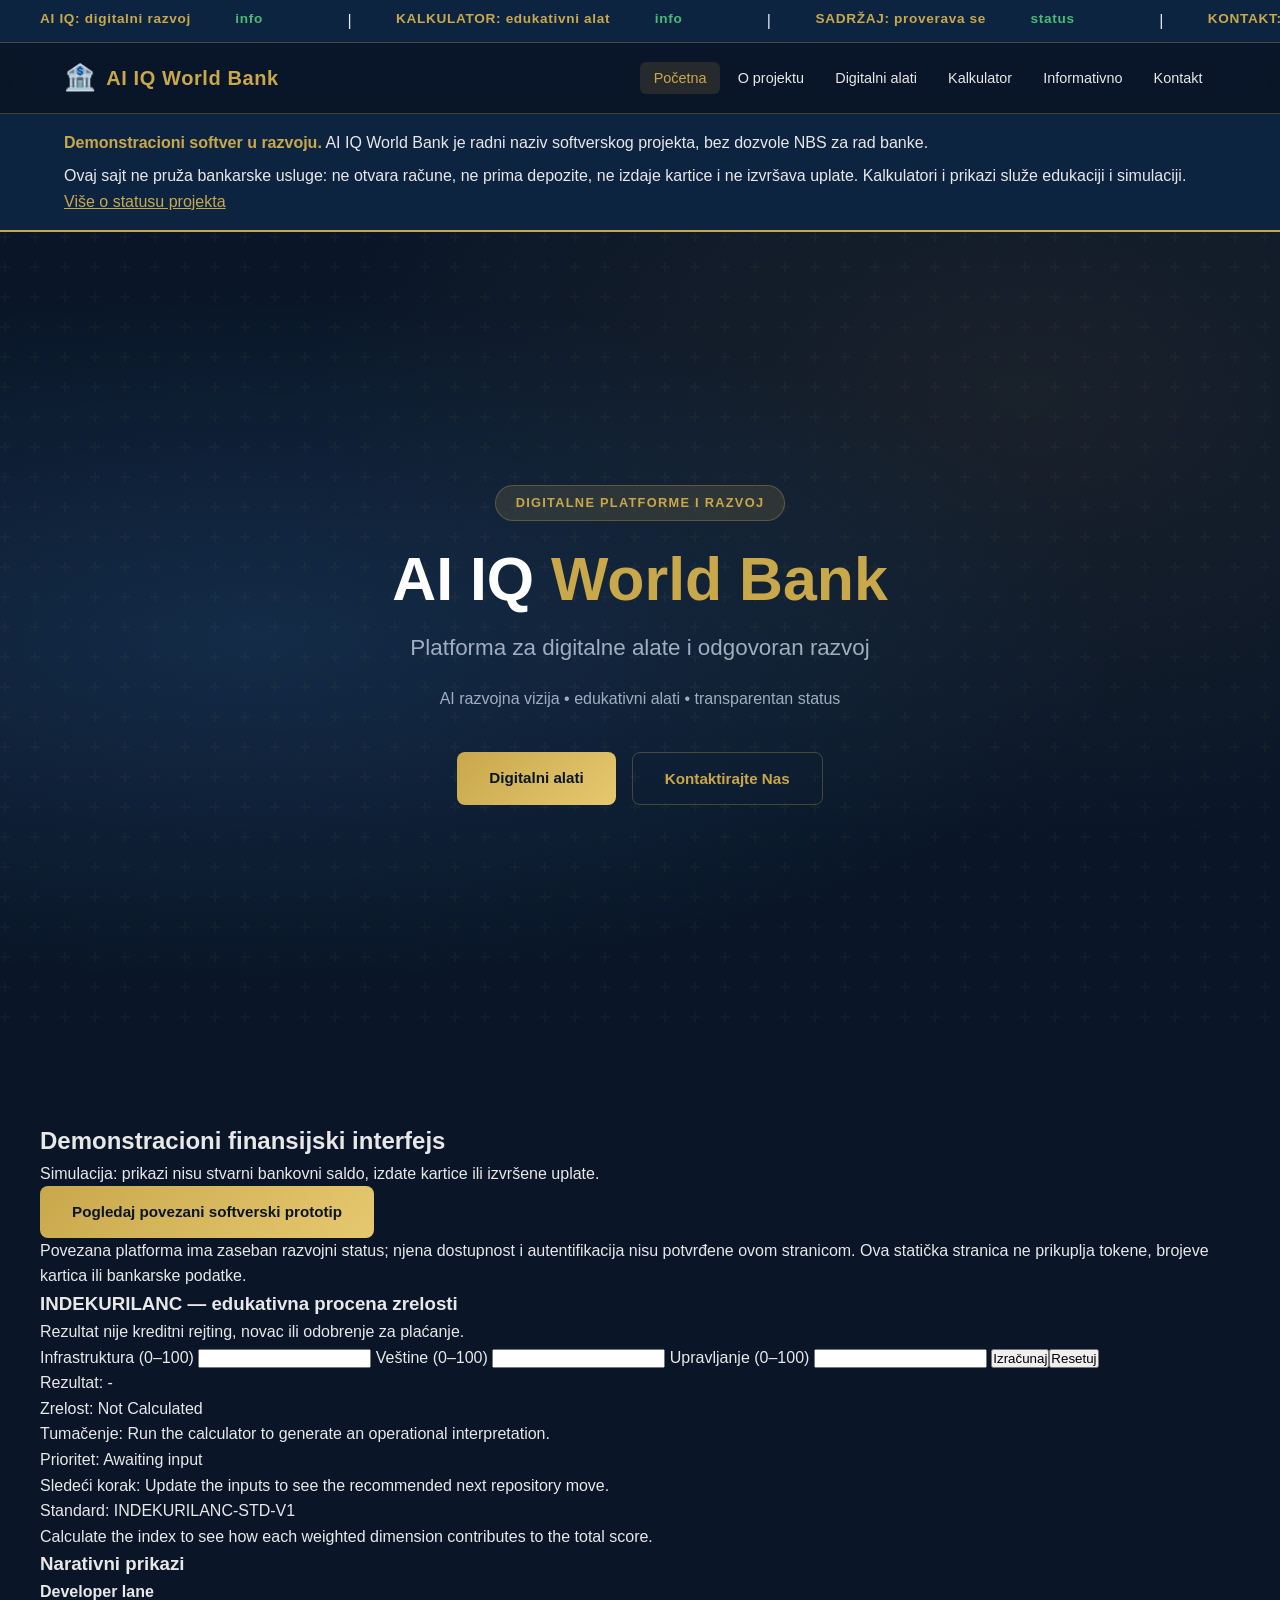
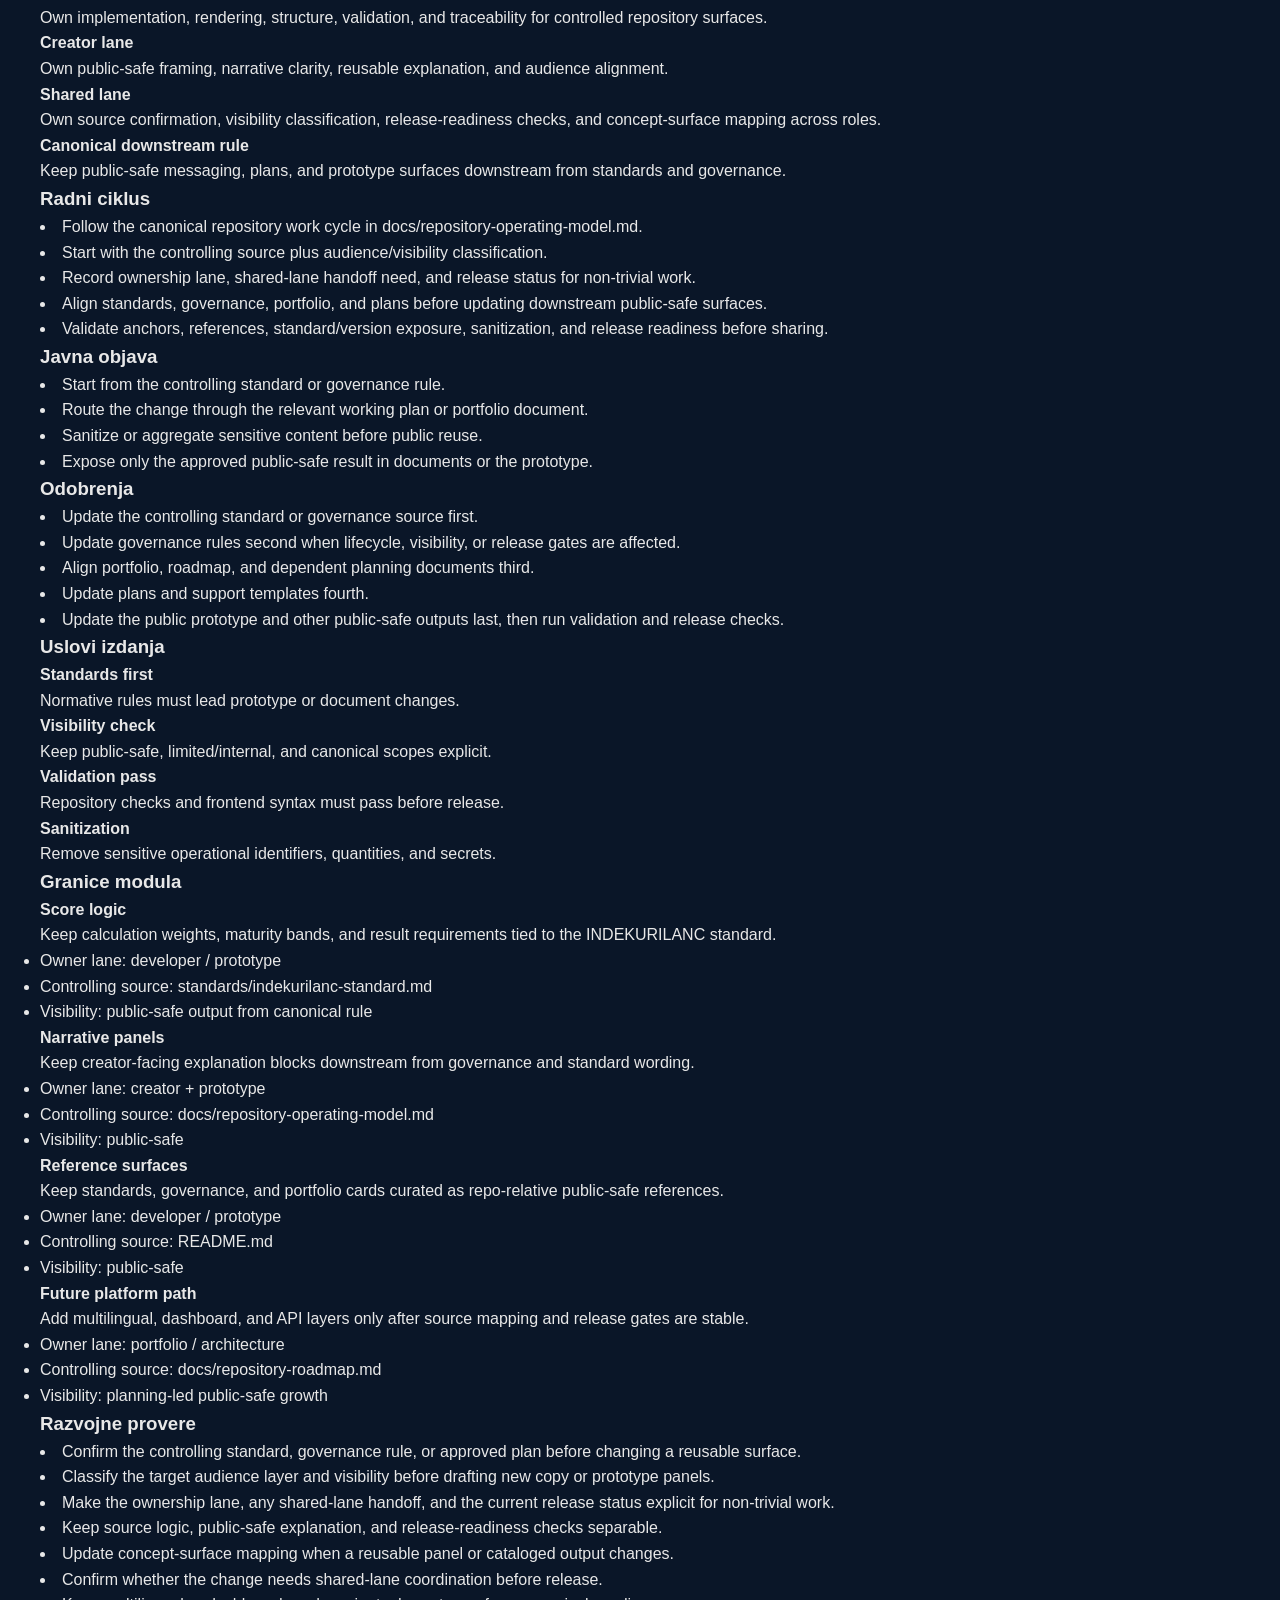
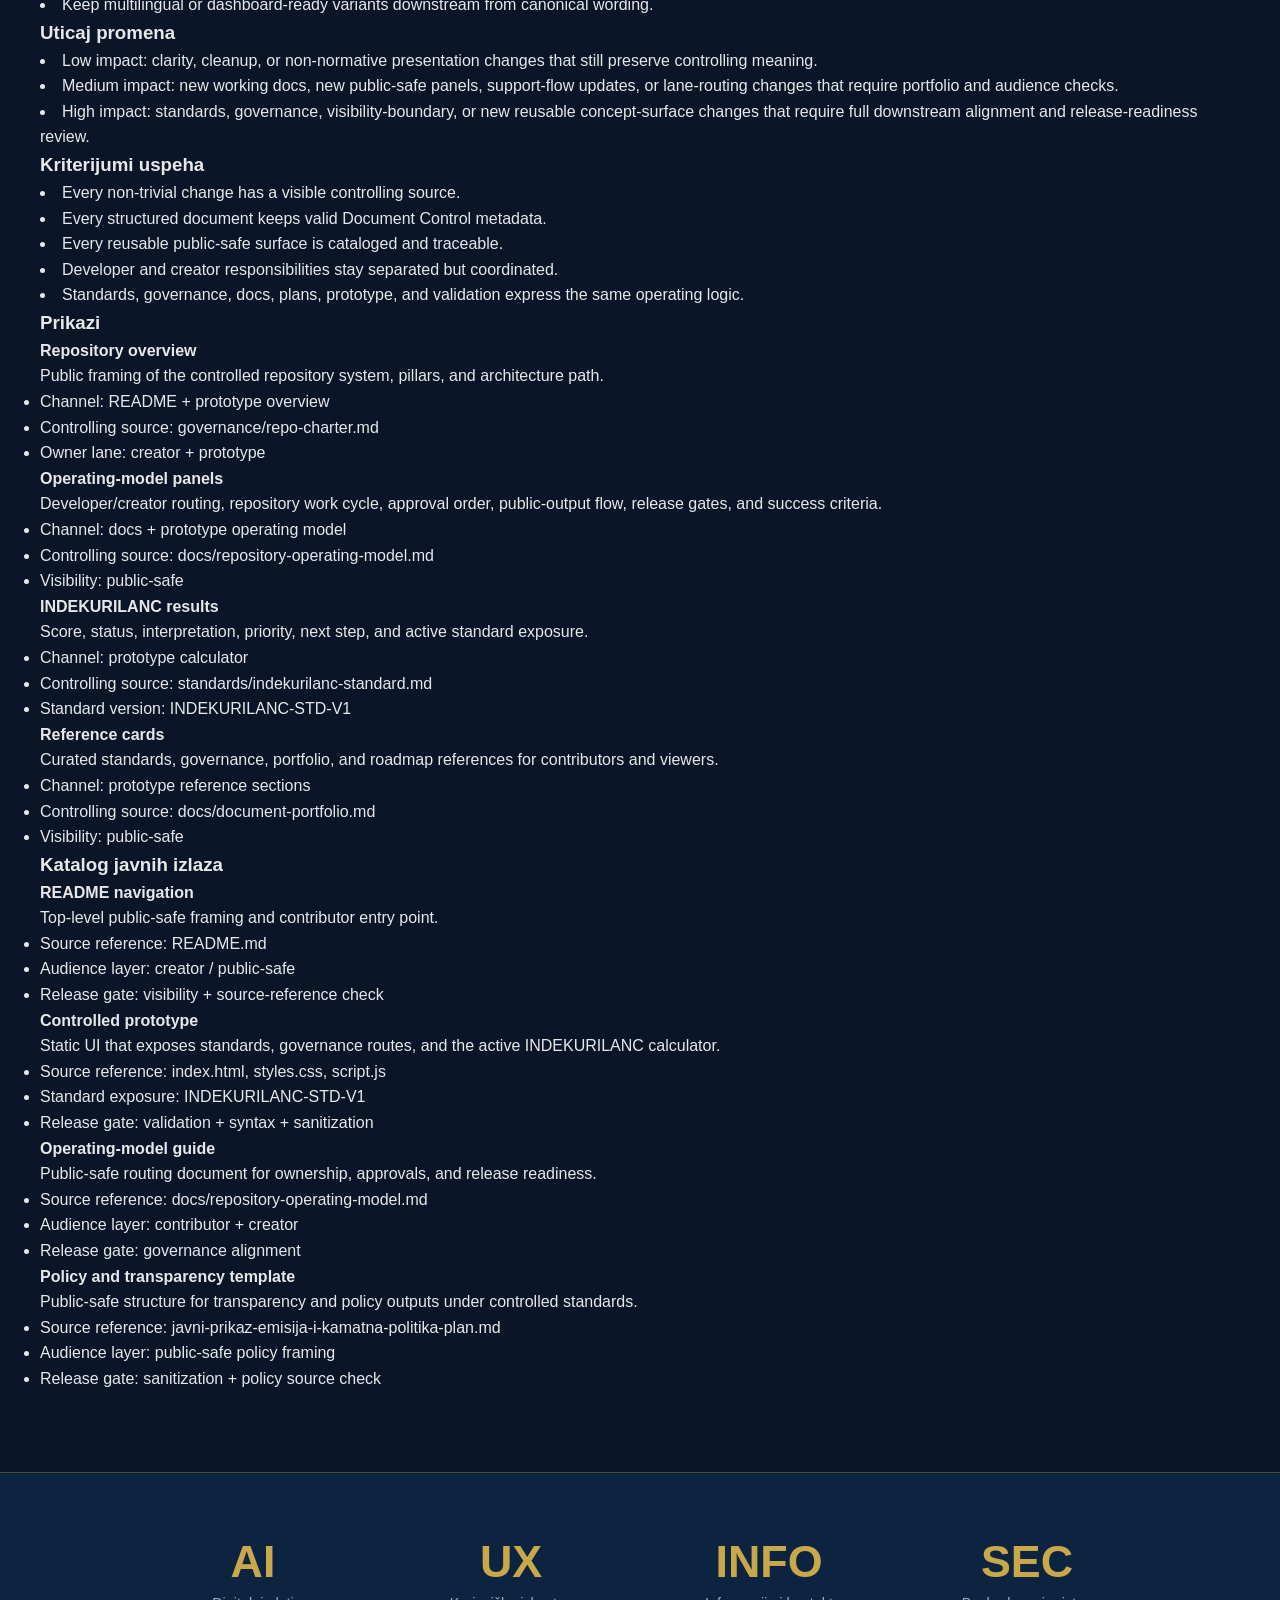
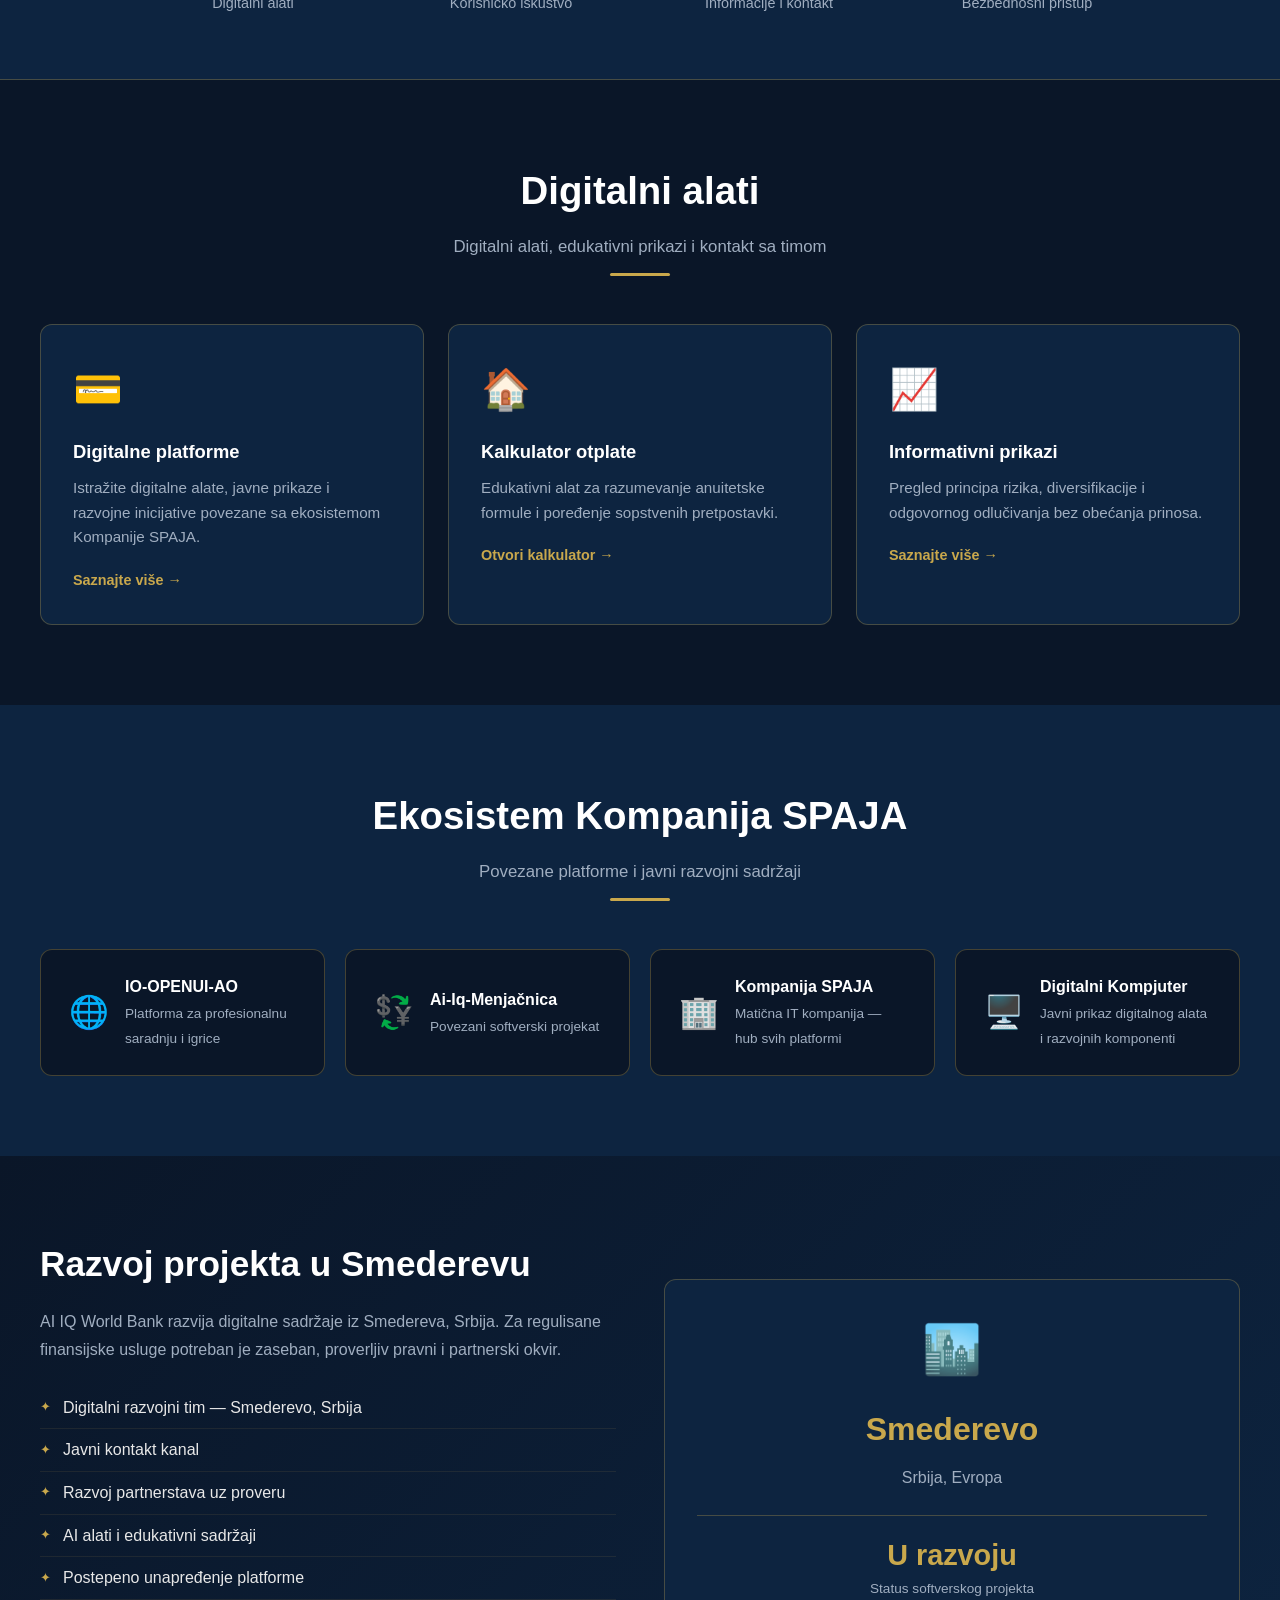
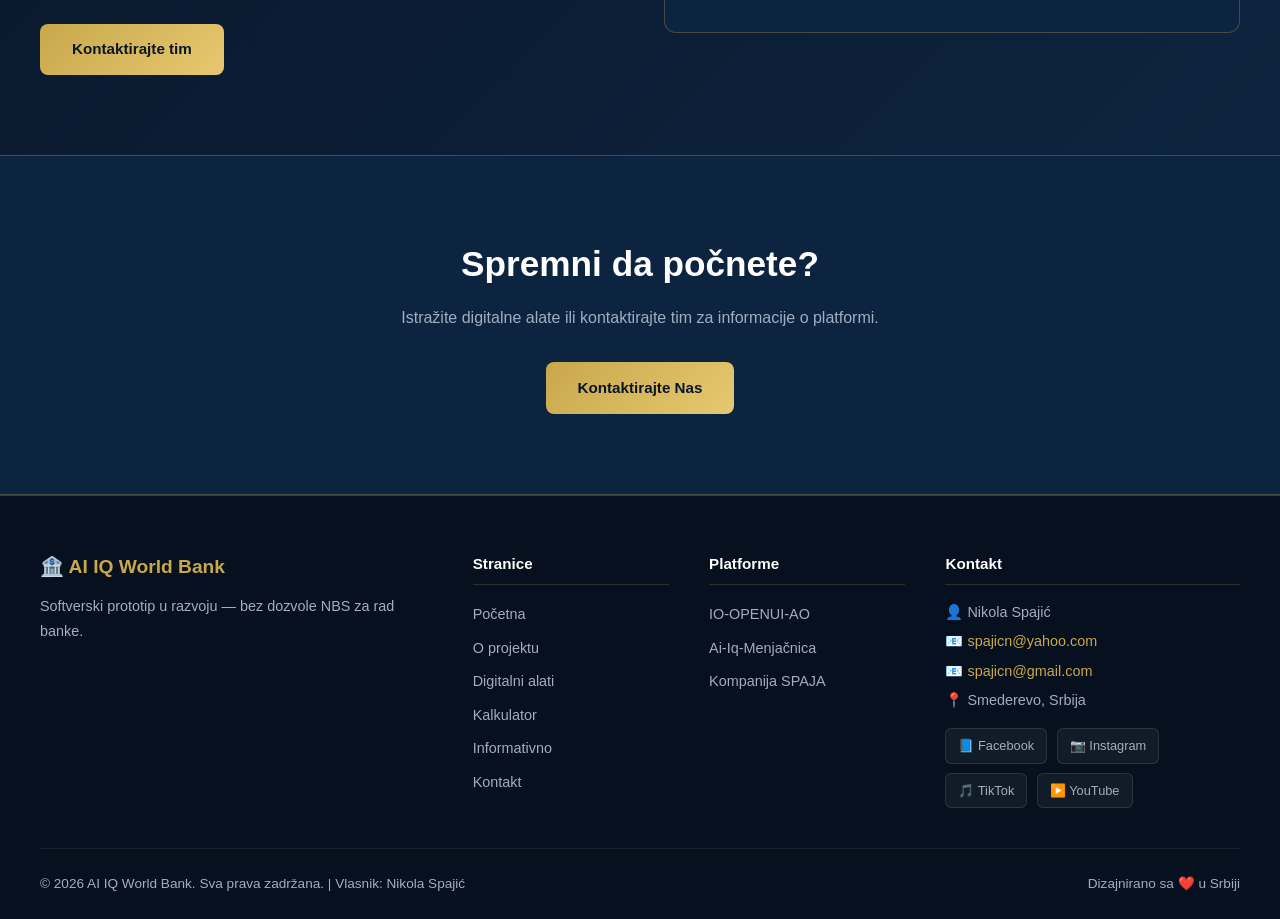
<file: index.html>
<!DOCTYPE html>
<html lang="sr">
<head>
  <meta charset="UTF-8" />
  <meta name="viewport" content="width=device-width, initial-scale=1.0" />
  <meta name="description" content="AI IQ World Bank — demonstracioni softver u razvoju, bez dozvole NBS za rad banke. Edukativni alati i probni prikazi." />
  <meta property="og:description" content="AI IQ World Bank — demonstracioni softver u razvoju, bez dozvole NBS za rad banke. Edukativni alati i probni prikazi." />
  <title>AI IQ World Bank — Naslovna — softverski prototip</title>
  <link rel="stylesheet" href="styles.css" />
</head>
<body>

<!-- ══ TICKER BAR ══════════════════════════════════════════════ -->
<div class="ticker-wrapper" aria-label="Status platforme">
  <div class="ticker-track"></div>
</div>

<!-- ══ HEADER ═════════════════════════════════════════════════ -->
<header class="site-header">
  <div class="nav-inner">
    <a href="index.html" class="nav-logo" aria-label="AI IQ World Bank početna">
      <span class="logo-icon">🏦</span>
      <span>AI IQ World Bank</span>
    </a>
    <nav aria-label="Glavna navigacija">
      <ul class="nav-links" id="navLinks">
        <li><a href="index.html">Početna</a></li>
        <li><a href="about.html">O projektu</a></li>
        <li><a href="services.html">Digitalni alati</a></li>
        <li><a href="loans.html">Kalkulator</a></li>
        <li><a href="investments.html">Informativno</a></li>
        <li><a href="contact.html">Kontakt</a></li>
      </ul>
    </nav>
    <button class="hamburger" id="hamburger" aria-label="Otvori meni" aria-expanded="false">
      <span></span><span></span><span></span>
    </button>
  </div>
</header>

<aside class="project-status" id="project-status" aria-label="Status softverskog projekta">
  <div class="section-inner">
    <p><strong>Demonstracioni softver u razvoju.</strong> AI IQ World Bank je radni naziv softverskog projekta, bez dozvole NBS za rad banke.</p>
    <p>Ovaj sajt ne pruža bankarske usluge: ne otvara račune, ne prima depozite, ne izdaje kartice i ne izvršava uplate. Kalkulatori i prikazi služe edukaciji i simulaciji. <a href="about.html#regulatorni-status">Više o statusu projekta</a></p>
  </div>
</aside>


<!-- ══ HERO ════════════════════════════════════════════════════ -->
<section class="hero">
  <div class="hero-content">
    <div class="hero-badge">Digitalne platforme i razvoj</div>
    <h1>AI IQ <span>World Bank</span></h1>
    <h2>Platforma za digitalne alate i odgovoran razvoj</h2>
    <p>AI razvojna vizija &bull; edukativni alati &bull; transparentan status</p>
    <div class="hero-buttons">
      <a href="services.html" class="btn-primary">Digitalni alati</a>
      <a href="contact.html" class="btn-secondary">Kontaktirajte Nas</a>
    </div>
  </div>
</section>

<section aria-labelledby="prototype-heading"><div class="section-inner">
<h2 id="prototype-heading">Demonstracioni finansijski interfejs</h2>
<p>Simulacija: prikazi nisu stvarni bankovni saldo, izdate kartice ili izvršene uplate.</p>
<p><a class="btn-primary" href="https://ai-iq-super-platforma.com/bank-prototype" rel="noopener">Pogledaj povezani softverski prototip</a></p>
<p>Povezana platforma ima zaseban razvojni status; njena dostupnost i autentifikacija nisu potvrđene ovom stranicom. Ova statička stranica ne prikuplja tokene, brojeve kartica ili bankarske podatke.</p>
<h3>INDEKURILANC — edukativna procena zrelosti</h3>
<p>Rezultat nije kreditni rejting, novac ili odobrenje za plaćanje.</p>
<form id="indekurilanc-form">
<label>Infrastruktura (0–100) <input name="infrastructure" type="number" min="0" max="100" step="any" required></label>
<label>Veštine (0–100) <input name="skills" type="number" min="0" max="100" step="any" required></label>
<label>Upravljanje (0–100) <input name="governance" type="number" min="0" max="100" step="any" required></label>
<button type="submit">Izračunaj</button><button type="button" id="indekurilanc-reset">Resetuj</button>
</form><p id="indekurilanc-feedback" role="status" aria-live="polite"></p>
<p>Rezultat: <span id="indekurilanc-score"></span></p>
<p>Zrelost: <span id="indekurilanc-status"></span></p>
<p>Tumačenje: <span id="indekurilanc-summary"></span></p>
<p>Prioritet: <span id="indekurilanc-priority"></span></p>
<p>Sledeći korak: <span id="indekurilanc-next-step"></span></p>
<p>Standard: <span id="indekurilanc-standard"></span></p>
<div id="indekurilanc-contributions"></div>
<h3>Narativni prikazi</h3><div id="narrative-lanes"></div>
<h3>Radni ciklus</h3><div id="repository-work-cycle"></div>
<h3>Javna objava</h3><div id="public-output-flow"></div>
<h3>Odobrenja</h3><div id="approval-flow"></div>
<h3>Uslovi izdanja</h3><div id="release-gates"></div>
<h3>Granice modula</h3><div id="module-boundaries"></div>
<h3>Razvojne provere</h3><div id="developer-creator-checkpoints"></div>
<h3>Uticaj promena</h3><div id="change-impact-matrix"></div>
<h3>Kriterijumi uspeha</h3><div id="success-criteria"></div>
<h3>Prikazi</h3><div id="concept-surface-inventory"></div>
<h3>Katalog javnih izlaza</h3><div id="public-output-catalog"></div>
</div></section>

<!-- ══ PLATFORM PRINCIPLES ════════════════════════════════ -->
<div class="stats-section">
  <div class="stats-grid">
    <div class="stat-item animate-hidden"><span class="stat-number">AI</span><div class="stat-label">Digitalni alati</div></div>
    <div class="stat-item animate-hidden"><span class="stat-number">UX</span><div class="stat-label">Korisničko iskustvo</div></div>
    <div class="stat-item animate-hidden"><span class="stat-number">INFO</span><div class="stat-label">Informacije i kontakt</div></div>
    <div class="stat-item animate-hidden"><span class="stat-number">SEC</span><div class="stat-label">Bezbednosni pristup</div></div>
  </div>
</div>

<!-- ══ SERVICES PREVIEW ════════════════════════════════════════ -->
<section>
  <div class="section-inner">
    <div class="section-title animate-hidden">
      <h2>Digitalni alati</h2>
      <p>Digitalni alati, edukativni prikazi i kontakt sa timom</p>
      <div class="gold-line"></div>
    </div>
    <div class="cards-grid">
      <div class="card animate-hidden">
        <div class="card-icon">💳</div>
        <h3>Digitalne platforme</h3>
        <p>Istražite digitalne alate, javne prikaze i razvojne inicijative povezane sa ekosistemom Kompanije SPAJA.</p>
        <a href="services.html" class="card-link">Saznajte više →</a>
      </div>
      <div class="card animate-hidden">
        <div class="card-icon">🏠</div>
        <h3>Kalkulator otplate</h3>
        <p>Edukativni alat za razumevanje anuitetske formule i poređenje sopstvenih pretpostavki.</p>
        <a href="loans.html" class="card-link">Otvori kalkulator →</a>
      </div>
      <div class="card animate-hidden">
        <div class="card-icon">📈</div>
        <h3>Informativni prikazi</h3>
        <p>Pregled principa rizika, diversifikacije i odgovornog odlučivanja bez obećanja prinosa.</p>
        <a href="investments.html" class="card-link">Saznajte više →</a>
      </div>
    </div>
  </div>
</section>

<!-- ══ PLATFORMS ═══════════════════════════════════════════════ -->
<section class="platforms-section" id="platforms">
  <div class="section-inner">
    <div class="section-title animate-hidden">
      <h2>Ekosistem Kompanija SPAJA</h2>
      <p>Povezane platforme i javni razvojni sadržaji</p>
      <div class="gold-line"></div>
    </div>
    <div class="platform-grid">
      <a href="https://io-openui-ao.vercel.app" class="platform-card animate-hidden" target="_blank" rel="noopener">
        <span class="platform-icon">🌐</span>
        <div class="platform-card-text">
          <strong>IO-OPENUI-AO</strong>
          <span>Platforma za profesionalnu saradnju i igrice</span>
        </div>
      </a>
      <a href="https://github.com/spaja86/Ai-Iq-Menja-nica" class="platform-card animate-hidden" target="_blank" rel="noopener">
        <span class="platform-icon">💱</span>
        <div class="platform-card-text">
          <strong>Ai-Iq-Menjačnica</strong>
          <span>Povezani softverski projekat</span>
        </div>
      </a>
      <a href="https://github.com/spaja86/Kompanija-SPAJA" class="platform-card animate-hidden" target="_blank" rel="noopener">
        <span class="platform-icon">🏢</span>
        <div class="platform-card-text">
          <strong>Kompanija SPAJA</strong>
          <span>Matična IT kompanija — hub svih platformi</span>
        </div>
      </a>
      <a href="https://ai-iq-super-platforma.vercel.app/spaja-digitalni-kompjuter" class="platform-card animate-hidden" target="_blank" rel="noopener">
        <span class="platform-icon">🖥️</span>
        <div class="platform-card-text">
          <strong>Digitalni Kompjuter</strong>
          <span>Javni prikaz digitalnog alata i razvojnih komponenti</span>
        </div>
      </a>
    </div>
  </div>
</section>

<!-- ══ SMEDEREVO EXPANSION ═════════════════════════════════════ -->
<section class="smederevo-section">
  <div class="section-inner">
    <div class="smederevo-content">
      <div class="animate-hidden">
        <h2>Razvoj projekta u Smederevu</h2>
        <p>AI IQ World Bank razvija digitalne sadržaje iz Smedereva, Srbija. Za regulisane finansijske usluge potreban je zaseban, proverljiv pravni i partnerski okvir.</p>
        <ul class="expansion-list">
          <li>Digitalni razvojni tim — Smederevo, Srbija</li>
          <li>Javni kontakt kanal</li>
          <li>Razvoj partnerstava uz proveru</li>
          <li>AI alati i edukativni sadržaji</li>
          <li>Postepeno unapređenje platforme</li>
        </ul>
        <a href="contact.html" class="btn-primary">Kontaktirajte tim</a>
      </div>
      <div class="smederevo-visual animate-hidden">
        <div style="font-size:3rem; margin-bottom:1rem;">🏙️</div>
        <div class="city-name">Smederevo</div>
        <p style="color:var(--bank-muted); margin-top:0.5rem;">Srbija, Evropa</p>
        <div style="margin-top:1.5rem; padding-top:1rem; border-top:1px solid var(--glass-border);">
          <div style="color:var(--bank-gold); font-size:1.8rem; font-weight:800;">U razvoju</div>
          <div style="color:var(--bank-muted); font-size:0.85rem;">Status softverskog projekta</div>
        </div>
      </div>
    </div>
  </div>
</section>

<!-- ══ CTA ══════════════════════════════════════════════════════ -->
<section style="text-align:center; background:var(--bank-mid); border-top:1px solid var(--glass-border); border-bottom:1px solid var(--glass-border);">
  <div class="section-inner">
    <div class="animate-hidden">
      <h2 style="font-size:clamp(1.5rem,3vw,2.2rem); color:#fff; margin-bottom:0.75rem;">Spremni da počnete?</h2>
      <p style="color:var(--bank-muted); margin-bottom:2rem; max-width:500px; margin-left:auto; margin-right:auto;">Istražite digitalne alate ili kontaktirajte tim za informacije o platformi.</p>
      <a href="contact.html" class="btn-primary">Kontaktirajte Nas</a>
    </div>
  </div>
</section>

<!-- ══ FOOTER ══════════════════════════════════════════════════ -->
<footer class="site-footer">
  <div class="footer-grid">
    <div class="footer-brand">
      <div class="logo-text">🏦 AI IQ World Bank</div>
      <p>Softverski prototip u razvoju — bez dozvole NBS za rad banke.</p>
    </div>
    <div class="footer-col">
      <h4>Stranice</h4>
      <ul>
        <li><a href="index.html">Početna</a></li>
        <li><a href="about.html">O projektu</a></li>
        <li><a href="services.html">Digitalni alati</a></li>
        <li><a href="loans.html">Kalkulator</a></li>
        <li><a href="investments.html">Informativno</a></li>
        <li><a href="contact.html">Kontakt</a></li>
      </ul>
    </div>
    <div class="footer-col">
      <h4>Platforme</h4>
      <ul>
        <li><a href="https://io-openui-ao.vercel.app" target="_blank" rel="noopener">IO-OPENUI-AO</a></li>
        <li><a href="https://github.com/spaja86/Ai-Iq-Menja-nica" target="_blank" rel="noopener">Ai-Iq-Menjačnica</a></li>
        <li><a href="https://github.com/spaja86/Kompanija-SPAJA" target="_blank" rel="noopener">Kompanija SPAJA</a></li>
      </ul>
    </div>
    <div class="footer-col footer-contact">
      <h4>Kontakt</h4>
      <p>👤 Nikola Spajić</p>
      <p>📧 <a href="mailto:spajicn@yahoo.com">spajicn@yahoo.com</a></p>
      <p>📧 <a href="mailto:spajicn@gmail.com">spajicn@gmail.com</a></p>
      <p>📍 Smederevo, Srbija</p>
      <div class="footer-social">
        <a href="https://www.facebook.com/Spaja86" target="_blank" rel="noopener">📘 Facebook</a>
        <a href="https://www.instagram.com/spaja.1986" target="_blank" rel="noopener">📷 Instagram</a>
        <a href="https://www.tiktok.com/@spaja.1986" target="_blank" rel="noopener">🎵 TikTok</a>
        <a href="https://www.youtube.com/@spajanikopenevolution" target="_blank" rel="noopener">▶️ YouTube</a>
      </div>
    </div>
  </div>
  <div class="footer-bottom">
    <p>© <span id="footer-year">2026</span> AI IQ World Bank. Sva prava zadržana. | Vlasnik: Nikola Spajić</p>
    <p>Dizajnirano sa ❤️ u Srbiji</p>
  </div>
</footer>

<script src="script.js"></script>
<script src="js/ticker.js"></script>
<script src="js/main.js"></script>
</body>
</html>
</file>
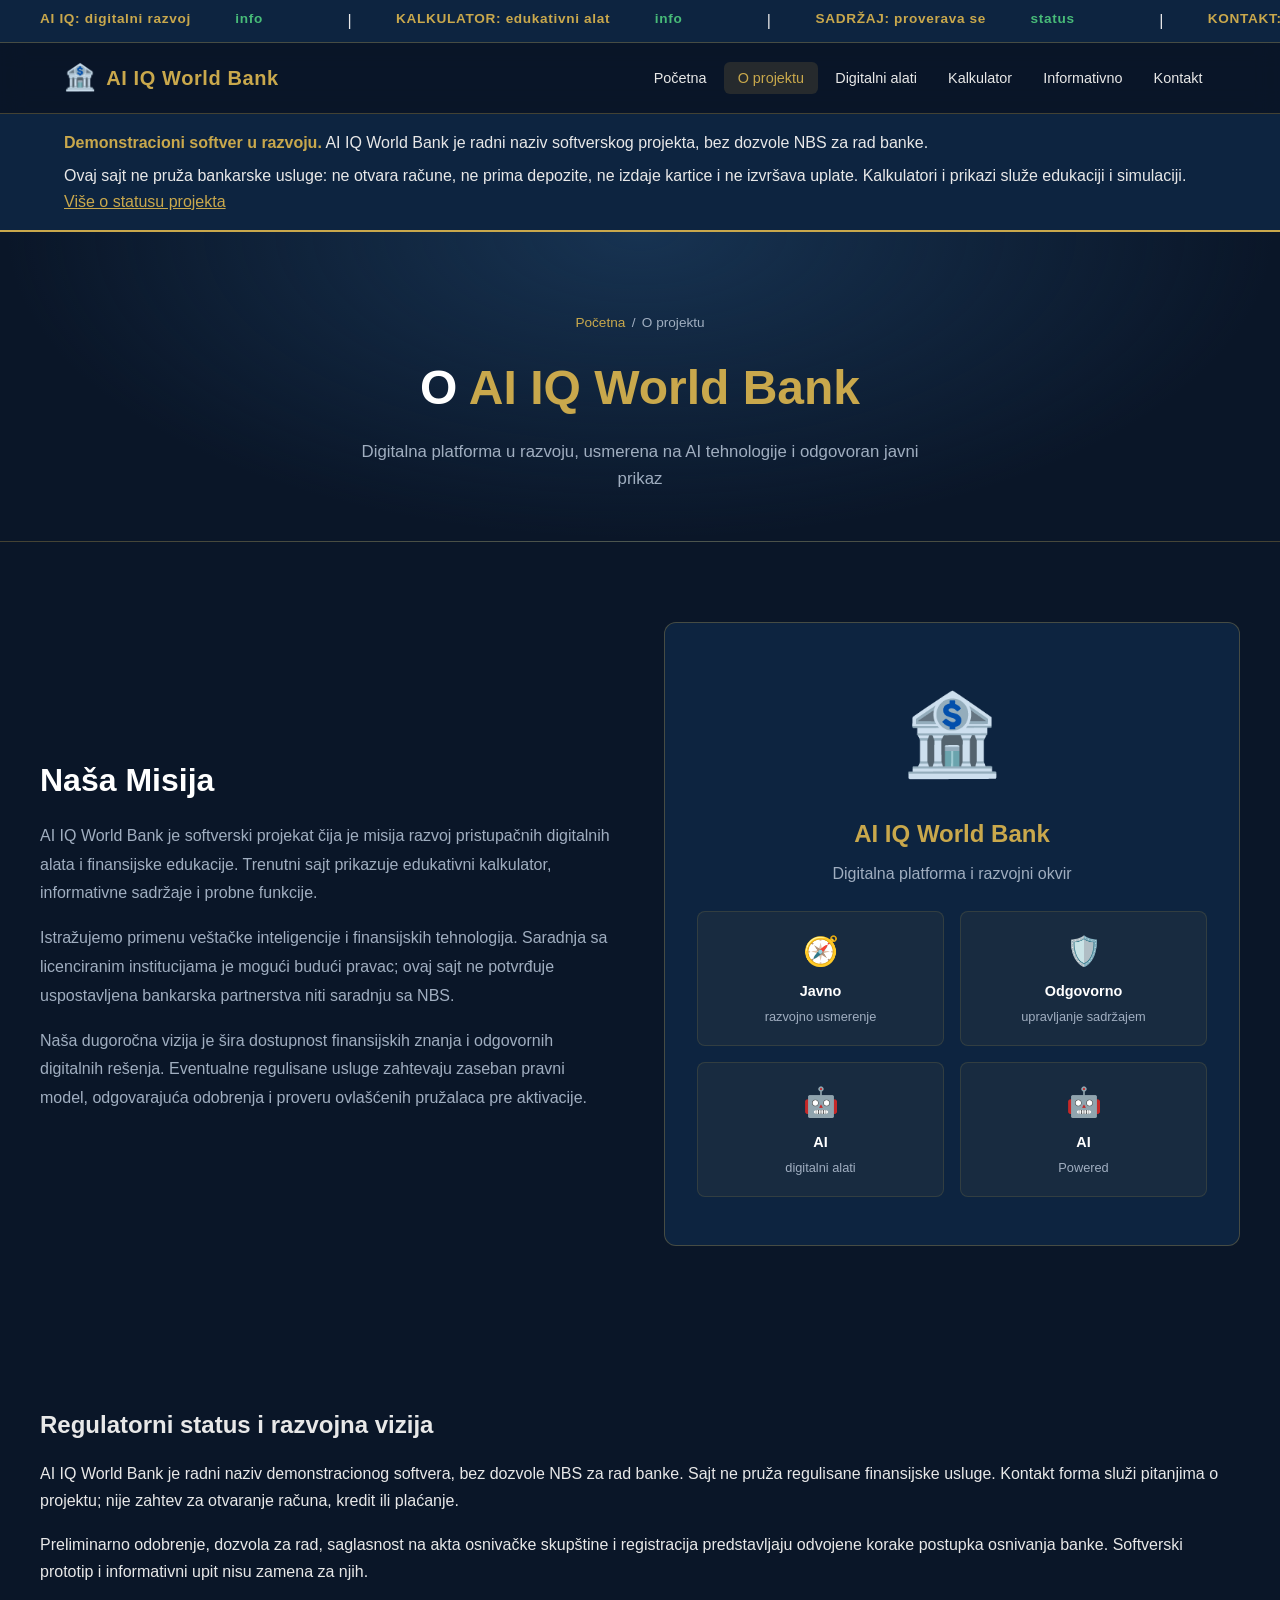
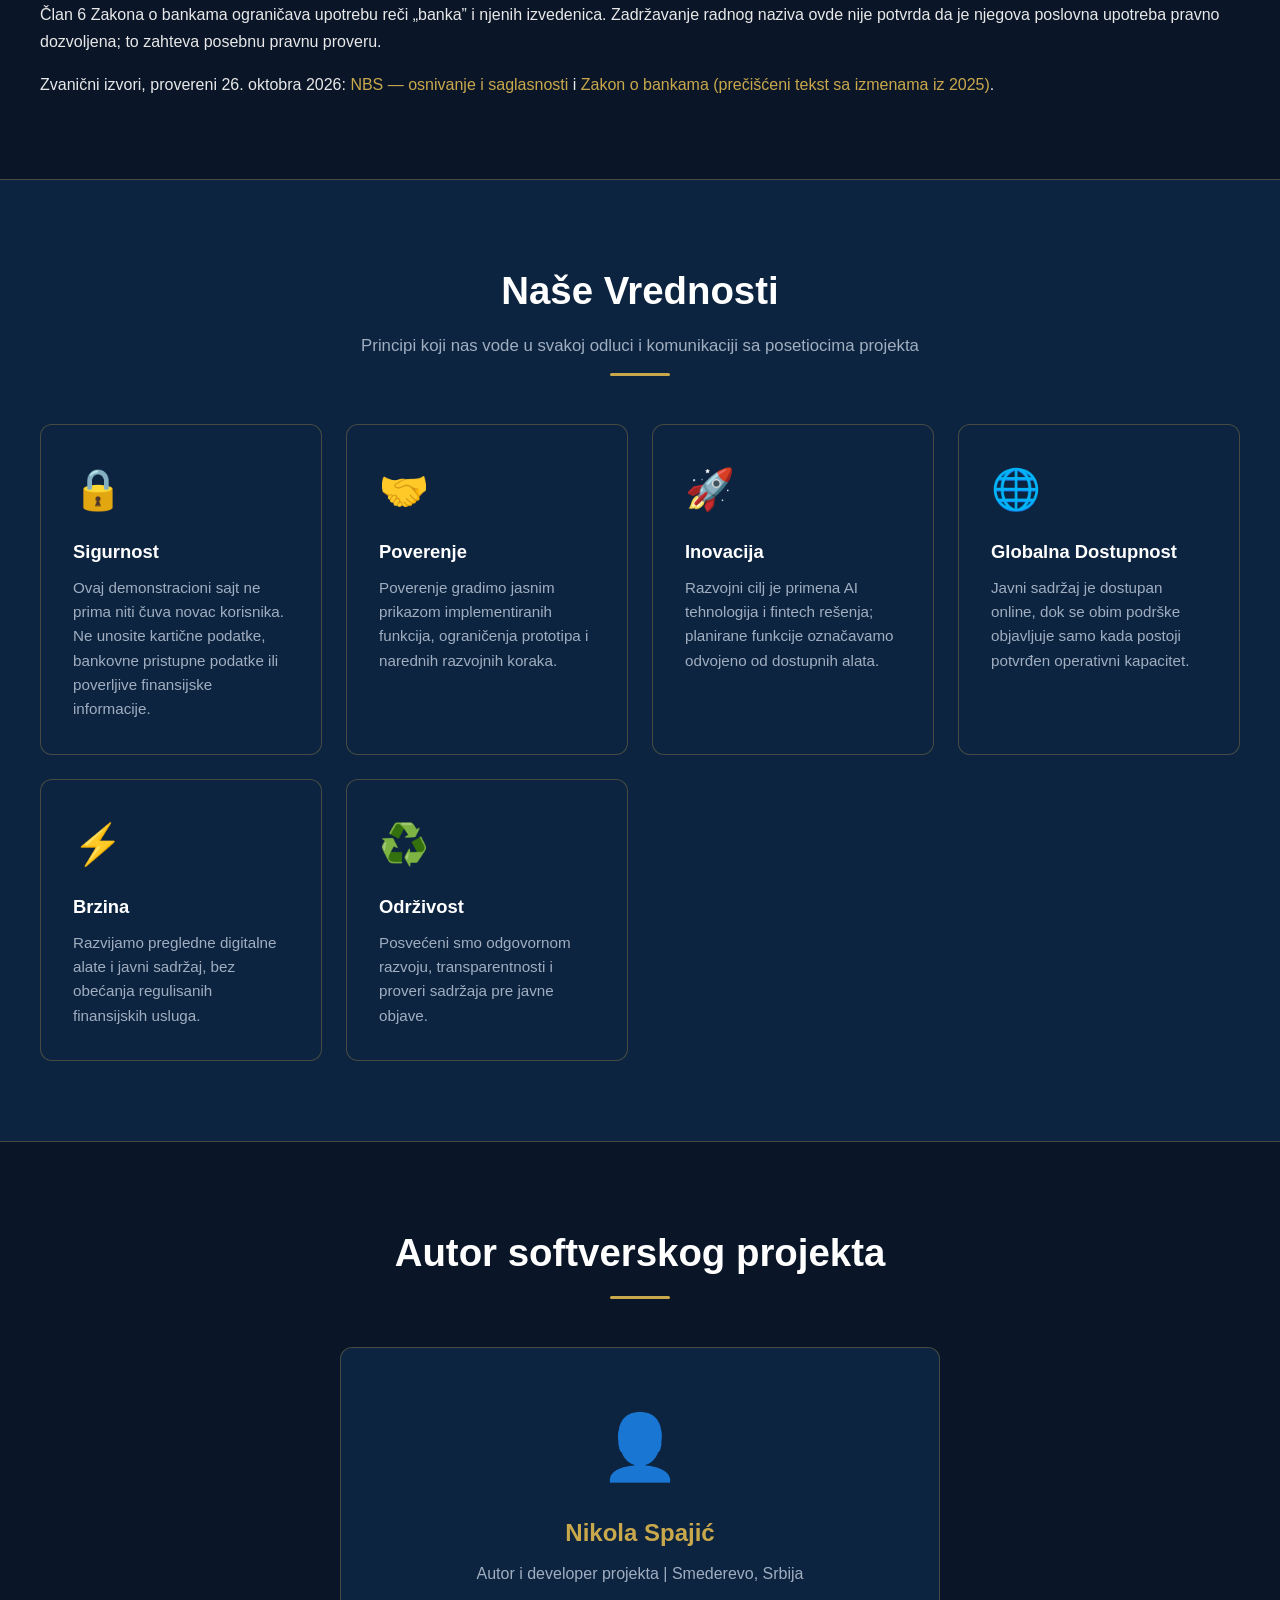
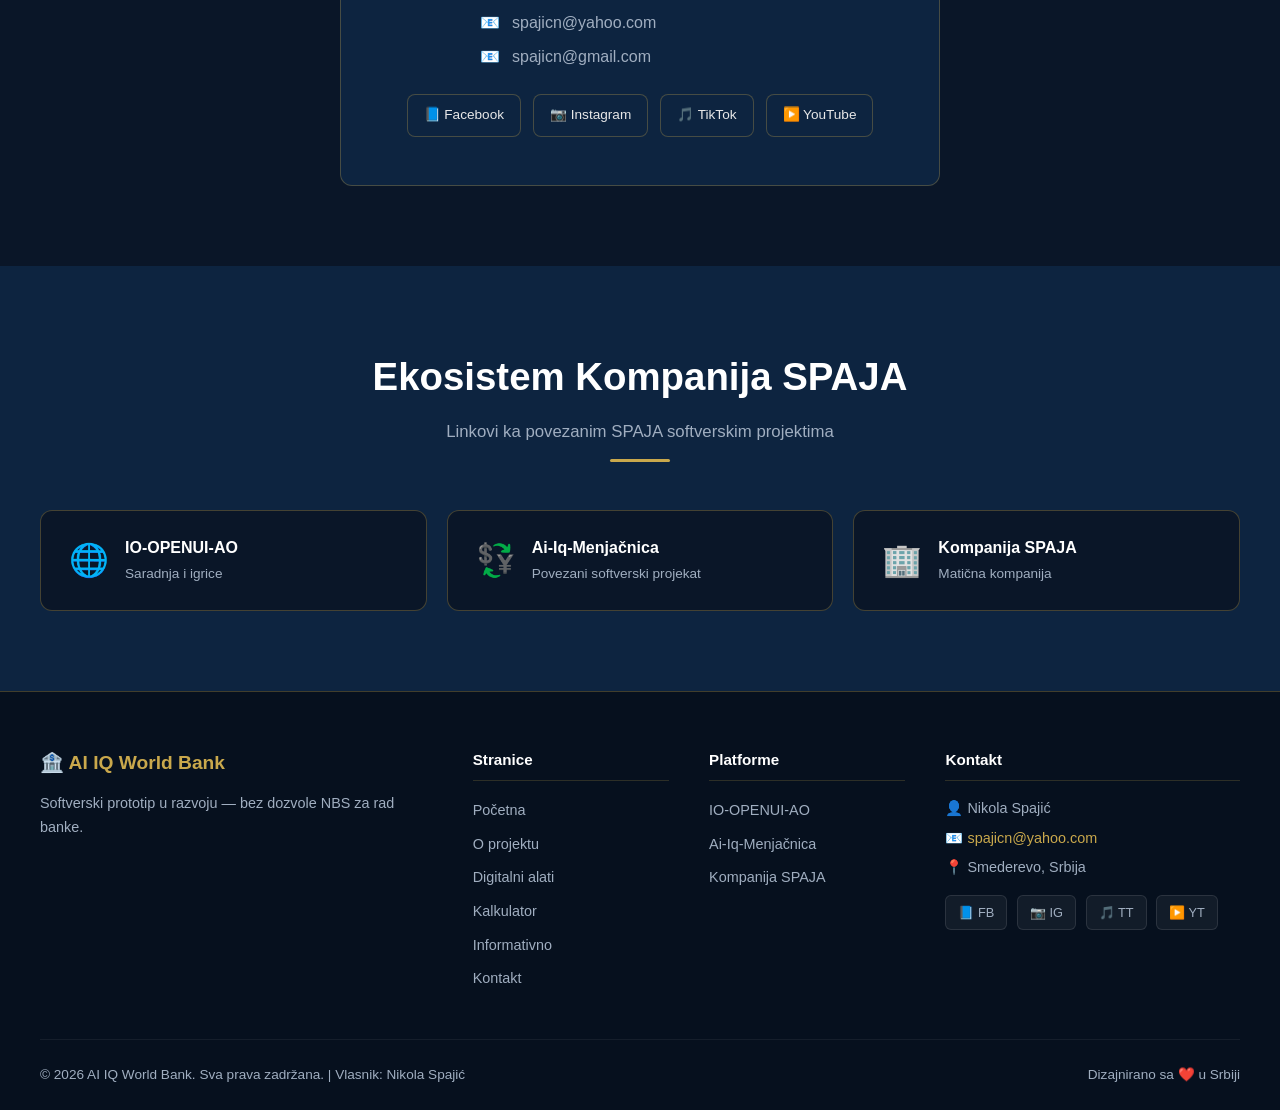
<file: about.html>
<!DOCTYPE html>
<html lang="sr">
<head>
  <meta charset="UTF-8" />
  <meta name="viewport" content="width=device-width, initial-scale=1.0" />
  <meta name="description" content="AI IQ World Bank — radni naziv softverskog projekta. Demonstracioni softver bez dozvole NBS za rad banke; misija i razvojna vizija." />
  <meta property="og:description" content="AI IQ World Bank — radni naziv softverskog projekta. Demonstracioni softver bez dozvole NBS za rad banke; misija i razvojna vizija." />
  <title>O projektu — AI IQ World Bank — softverski prototip</title>
  <link rel="stylesheet" href="styles.css" />
</head>
<body>

<div class="ticker-wrapper" aria-label="Status platforme">
  <div class="ticker-track"></div>
</div>

<header class="site-header">
  <div class="nav-inner">
    <a href="index.html" class="nav-logo"><span class="logo-icon">🏦</span><span>AI IQ World Bank</span></a>
    <nav aria-label="Glavna navigacija">
      <ul class="nav-links" id="navLinks">
        <li><a href="index.html">Početna</a></li>
        <li><a href="about.html">O projektu</a></li>
        <li><a href="services.html">Digitalni alati</a></li>
        <li><a href="loans.html">Kalkulator</a></li>
        <li><a href="investments.html">Informativno</a></li>
        <li><a href="contact.html">Kontakt</a></li>
      </ul>
    </nav>
    <button class="hamburger" id="hamburger" aria-label="Otvori meni" aria-expanded="false">
      <span></span><span></span><span></span>
    </button>
  </div>
</header>

<aside class="project-status" id="project-status" aria-label="Status softverskog projekta">
  <div class="section-inner">
    <p><strong>Demonstracioni softver u razvoju.</strong> AI IQ World Bank je radni naziv softverskog projekta, bez dozvole NBS za rad banke.</p>
    <p>Ovaj sajt ne pruža bankarske usluge: ne otvara račune, ne prima depozite, ne izdaje kartice i ne izvršava uplate. Kalkulatori i prikazi služe edukaciji i simulaciji. <a href="about.html#regulatorni-status">Više o statusu projekta</a></p>
  </div>
</aside>


<div class="page-hero">
  <div class="breadcrumb"><a href="index.html">Početna</a><span>/</span>O projektu</div>
  <h1>O <span>AI IQ World Bank</span></h1>
  <p>Digitalna platforma u razvoju, usmerena na AI tehnologije i odgovoran javni prikaz</p>
</div>

<!-- Misija -->
<section>
  <div class="section-inner">
    <div class="about-grid">
      <div class="animate-hidden">
        <h2 style="font-size:clamp(1.5rem,3vw,2rem); color:#fff; margin-bottom:1rem;">Naša Misija</h2>
        <p style="color:var(--bank-muted); margin-bottom:1rem; line-height:1.8;">AI IQ World Bank je softverski projekat čija je misija razvoj pristupačnih digitalnih alata i finansijske edukacije. Trenutni sajt prikazuje edukativni kalkulator, informativne sadržaje i probne funkcije.</p>
        <p style="color:var(--bank-muted); margin-bottom:1rem; line-height:1.8;">Istražujemo primenu veštačke inteligencije i finansijskih tehnologija. Saradnja sa licenciranim institucijama je mogući budući pravac; ovaj sajt ne potvrđuje uspostavljena bankarska partnerstva niti saradnju sa NBS.</p>
        <p style="color:var(--bank-muted); line-height:1.8;">Naša dugoročna vizija je šira dostupnost finansijskih znanja i odgovornih digitalnih rešenja. Eventualne regulisane usluge zahtevaju zaseban pravni model, odgovarajuća odobrenja i proveru ovlašćenih pružalaca pre aktivacije.</p>
      </div>
      <div class="about-visual animate-hidden">
        <div class="bank-emblem">🏦</div>
        <h3>AI IQ World Bank</h3>
        <p>Digitalna platforma i razvojni okvir</p>
        <div class="values-grid" style="margin-top:1.5rem;">
          <div class="value-item"><div class="v-icon">🧭</div><strong>Javno</strong><span>razvojno usmerenje</span></div>
          <div class="value-item"><div class="v-icon">🛡️</div><strong>Odgovorno</strong><span>upravljanje sadržajem</span></div>
          <div class="value-item"><div class="v-icon">🤖</div><strong>AI</strong><span>digitalni alati</span></div>
          <div class="value-item"><div class="v-icon">🤖</div><strong>AI</strong><span>Powered</span></div>
        </div>
      </div>
    </div>
  </div>
</section>

<section id="regulatorni-status" aria-labelledby="regulatorni-heading">
  <div class="section-inner">
    <h2 id="regulatorni-heading">Regulatorni status i razvojna vizija</h2>
    <p>AI IQ World Bank je radni naziv demonstracionog softvera, bez dozvole NBS za rad banke. Sajt ne pruža regulisane finansijske usluge. Kontakt forma služi pitanjima o projektu; nije zahtev za otvaranje računa, kredit ili plaćanje.</p>
    <p>Preliminarno odobrenje, dozvola za rad, saglasnost na akta osnivačke skupštine i registracija predstavljaju odvojene korake postupka osnivanja banke. Softverski prototip i informativni upit nisu zamena za njih.</p>
    <p>Član 6 Zakona o bankama ograničava upotrebu reči „banka” i njenih izvedenica. Zadržavanje radnog naziva ovde nije potvrda da je njegova poslovna upotreba pravno dozvoljena; to zahteva posebnu pravnu proveru.</p>
    <p>Zvanični izvori, provereni 26. oktobra 2026: <a href="https://www.nbs.rs/sr/finansijske-institucije/banke/osnivanje-i-saglasnosti/">NBS — osnivanje i saglasnosti</a> i <a href="https://www.nbs.rs/export/sites/NBS_site/documents/propisi/zakoni/kpb_banke_2025.pdf">Zakon o bankama (prečišćeni tekst sa izmenama iz 2025)</a>.</p>
  </div>
</section>

<!-- Vrednosti -->
<section style="background:var(--bank-mid); border-top:1px solid var(--glass-border); border-bottom:1px solid var(--glass-border);">
  <div class="section-inner">
    <div class="section-title animate-hidden">
      <h2>Naše Vrednosti</h2>
      <p>Principi koji nas vode u svakoj odluci i komunikaciji sa posetiocima projekta</p>
      <div class="gold-line"></div>
    </div>
    <div class="cards-grid">
      <div class="card animate-hidden">
        <div class="card-icon">🔒</div>
        <h3>Sigurnost</h3>
        <p>Ovaj demonstracioni sajt ne prima niti čuva novac korisnika. Ne unosite kartične podatke, bankovne pristupne podatke ili poverljive finansijske informacije.</p>
      </div>
      <div class="card animate-hidden">
        <div class="card-icon">🤝</div>
        <h3>Poverenje</h3>
        <p>Poverenje gradimo jasnim prikazom implementiranih funkcija, ograničenja prototipa i narednih razvojnih koraka.</p>
      </div>
      <div class="card animate-hidden">
        <div class="card-icon">🚀</div>
        <h3>Inovacija</h3>
        <p>Razvojni cilj je primena AI tehnologija i fintech rešenja; planirane funkcije označavamo odvojeno od dostupnih alata.</p>
      </div>
      <div class="card animate-hidden">
        <div class="card-icon">🌐</div>
        <h3>Globalna Dostupnost</h3>
        <p>Javni sadržaj je dostupan online, dok se obim podrške objavljuje samo kada postoji potvrđen operativni kapacitet.</p>
      </div>
      <div class="card animate-hidden">
        <div class="card-icon">⚡</div>
        <h3>Brzina</h3>
        <p>Razvijamo pregledne digitalne alate i javni sadržaj, bez obećanja regulisanih finansijskih usluga.</p>
      </div>
      <div class="card animate-hidden">
        <div class="card-icon">♻️</div>
        <h3>Održivost</h3>
        <p>Posvećeni smo odgovornom razvoju, transparentnosti i proveri sadržaja pre javne objave.</p>
      </div>
    </div>
  </div>
</section>

<!-- Vlasnik -->
<section>
  <div class="section-inner">
    <div class="section-title animate-hidden">
      <h2>Autor softverskog projekta</h2>
      <div class="gold-line"></div>
    </div>
    <div style="max-width:600px; margin:0 auto; text-align:center;" class="animate-hidden">
      <div style="background:var(--bank-mid); border:1px solid var(--glass-border); border-radius:var(--radius); padding:3rem;">
        <div style="font-size:4rem; margin-bottom:1rem;">👤</div>
        <h3 style="color:var(--bank-gold); font-size:1.5rem; margin-bottom:0.5rem;">Nikola Spajić</h3>
        <p style="color:var(--bank-muted); margin-bottom:1.5rem;">Autor i developer projekta | Smederevo, Srbija</p>
        <div style="display:flex; flex-direction:column; gap:0.5rem; text-align:left; max-width:320px; margin:0 auto;">
          <div style="display:flex; gap:0.75rem; align-items:center;">
            <span>📧</span>
            <a href="mailto:spajicn@yahoo.com" style="color:var(--bank-muted);">spajicn@yahoo.com</a>
          </div>
          <div style="display:flex; gap:0.75rem; align-items:center;">
            <span>📧</span>
            <a href="mailto:spajicn@gmail.com" style="color:var(--bank-muted);">spajicn@gmail.com</a>
          </div>
        </div>
        <div class="social-links" style="justify-content:center; margin-top:1.5rem;">
          <a href="https://www.facebook.com/Spaja86" class="social-link" target="_blank" rel="noopener">📘 Facebook</a>
          <a href="https://www.instagram.com/spaja.1986" class="social-link" target="_blank" rel="noopener">📷 Instagram</a>
          <a href="https://www.tiktok.com/@spaja.1986" class="social-link" target="_blank" rel="noopener">🎵 TikTok</a>
          <a href="https://www.youtube.com/@spajanikopenevolution" class="social-link" target="_blank" rel="noopener">▶️ YouTube</a>
        </div>
      </div>
    </div>
  </div>
</section>

<!-- Platforme -->
<section class="platforms-section">
  <div class="section-inner">
    <div class="section-title animate-hidden">
      <h2>Ekosistem Kompanija SPAJA</h2>
      <p>Linkovi ka povezanim SPAJA softverskim projektima</p>
      <div class="gold-line"></div>
    </div>
    <div class="platform-grid">
      <a href="https://io-openui-ao.vercel.app" class="platform-card animate-hidden" target="_blank" rel="noopener">
        <span class="platform-icon">🌐</span>
        <div class="platform-card-text"><strong>IO-OPENUI-AO</strong><span>Saradnja i igrice</span></div>
      </a>
      <a href="https://github.com/spaja86/Ai-Iq-Menja-nica" class="platform-card animate-hidden" target="_blank" rel="noopener">
        <span class="platform-icon">💱</span>
        <div class="platform-card-text"><strong>Ai-Iq-Menjačnica</strong><span>Povezani softverski projekat</span></div>
      </a>
      <a href="https://github.com/spaja86/Kompanija-SPAJA" class="platform-card animate-hidden" target="_blank" rel="noopener">
        <span class="platform-icon">🏢</span>
        <div class="platform-card-text"><strong>Kompanija SPAJA</strong><span>Matična kompanija</span></div>
      </a>
    </div>
  </div>
</section>

<footer class="site-footer">
  <div class="footer-grid">
    <div class="footer-brand">
      <div class="logo-text">🏦 AI IQ World Bank</div>
      <p>Softverski prototip u razvoju — bez dozvole NBS za rad banke.</p>
    </div>
    <div class="footer-col">
      <h4>Stranice</h4>
      <ul>
        <li><a href="index.html">Početna</a></li>
        <li><a href="about.html">O projektu</a></li>
        <li><a href="services.html">Digitalni alati</a></li>
        <li><a href="loans.html">Kalkulator</a></li>
        <li><a href="investments.html">Informativno</a></li>
        <li><a href="contact.html">Kontakt</a></li>
      </ul>
    </div>
    <div class="footer-col">
      <h4>Platforme</h4>
      <ul>
        <li><a href="https://io-openui-ao.vercel.app" target="_blank" rel="noopener">IO-OPENUI-AO</a></li>
        <li><a href="https://github.com/spaja86/Ai-Iq-Menja-nica" target="_blank" rel="noopener">Ai-Iq-Menjačnica</a></li>
        <li><a href="https://github.com/spaja86/Kompanija-SPAJA" target="_blank" rel="noopener">Kompanija SPAJA</a></li>
      </ul>
    </div>
    <div class="footer-col footer-contact">
      <h4>Kontakt</h4>
      <p>👤 Nikola Spajić</p>
      <p>📧 <a href="mailto:spajicn@yahoo.com">spajicn@yahoo.com</a></p>
      <p>📍 Smederevo, Srbija</p>
      <div class="footer-social">
        <a href="https://www.facebook.com/Spaja86" target="_blank" rel="noopener">📘 FB</a>
        <a href="https://www.instagram.com/spaja.1986" target="_blank" rel="noopener">📷 IG</a>
        <a href="https://www.tiktok.com/@spaja.1986" target="_blank" rel="noopener">🎵 TT</a>
        <a href="https://www.youtube.com/@spajanikopenevolution" target="_blank" rel="noopener">▶️ YT</a>
      </div>
    </div>
  </div>
  <div class="footer-bottom">
    <p>© <span id="footer-year">2026</span> AI IQ World Bank. Sva prava zadržana. | Vlasnik: Nikola Spajić</p>
    <p>Dizajnirano sa ❤️ u Srbiji</p>
  </div>
</footer>

<script src="js/ticker.js"></script>
<script src="js/main.js"></script>
</body>
</html>
</file>
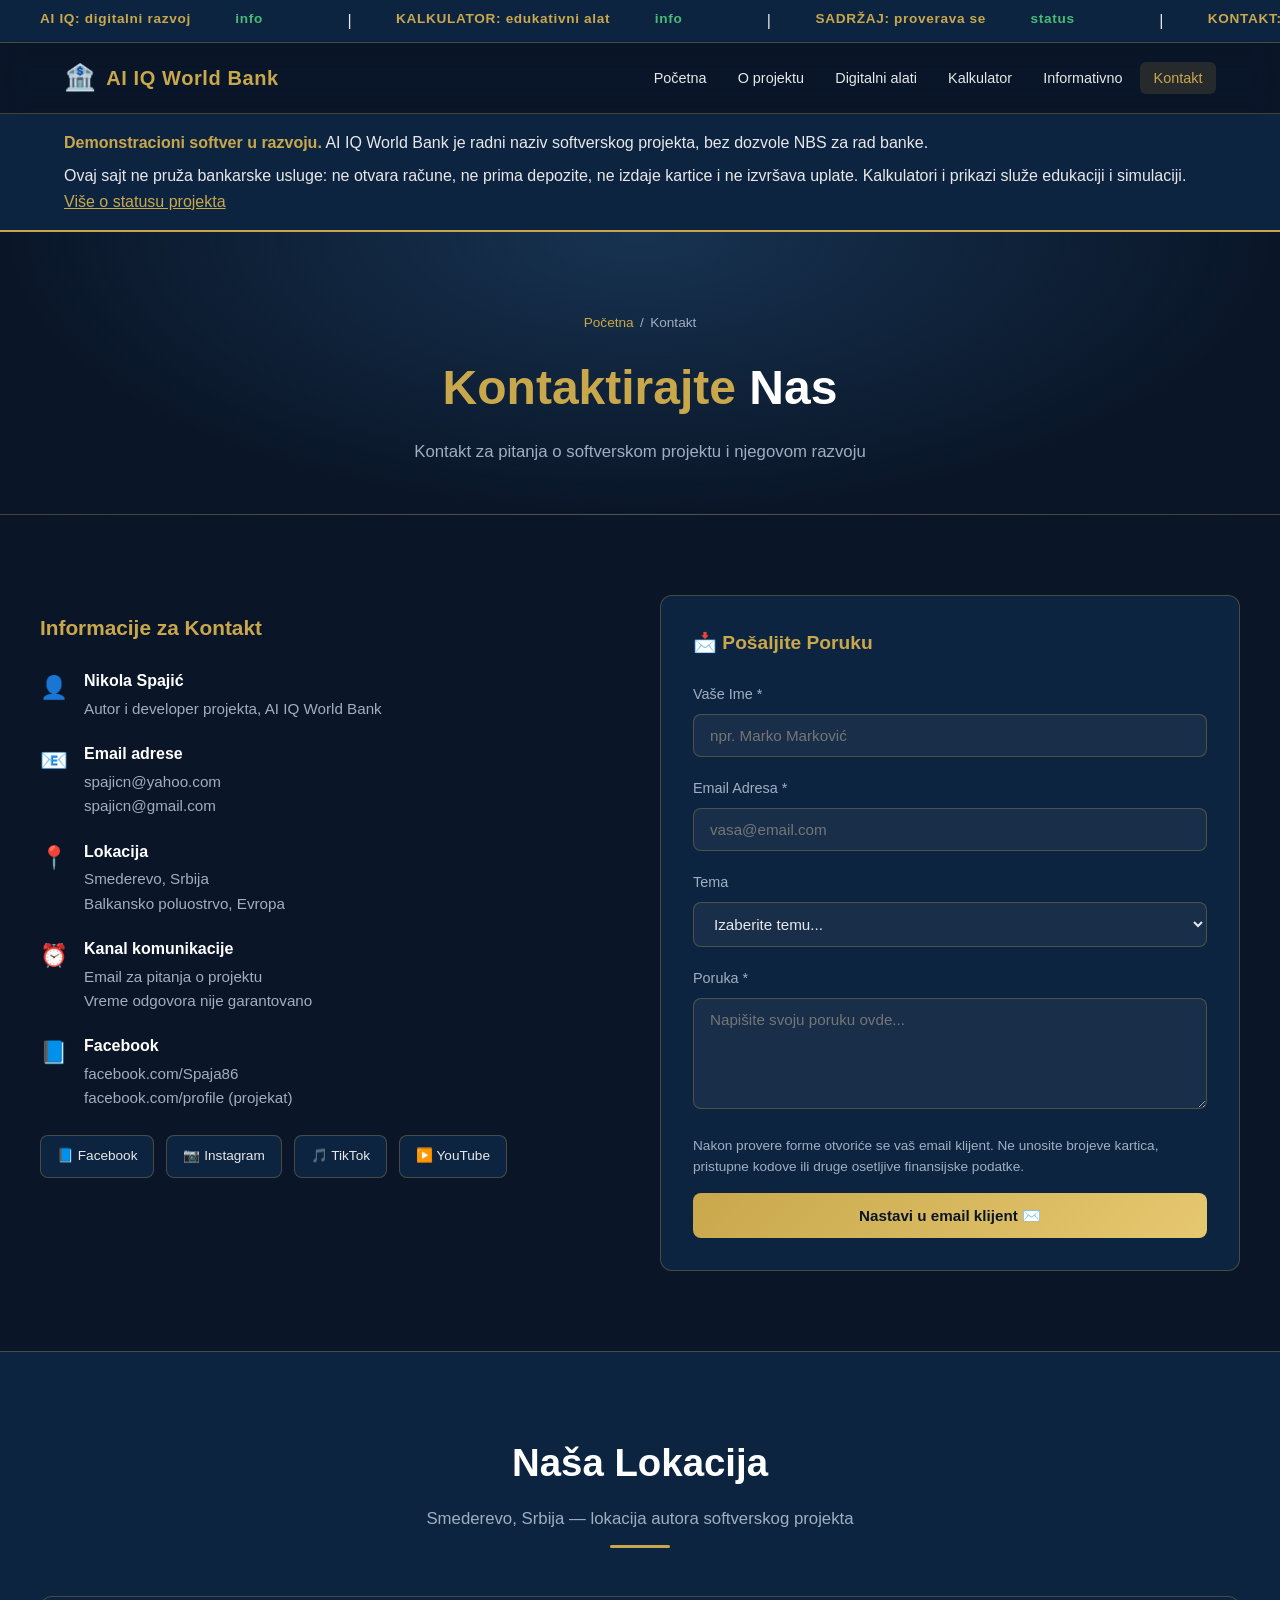
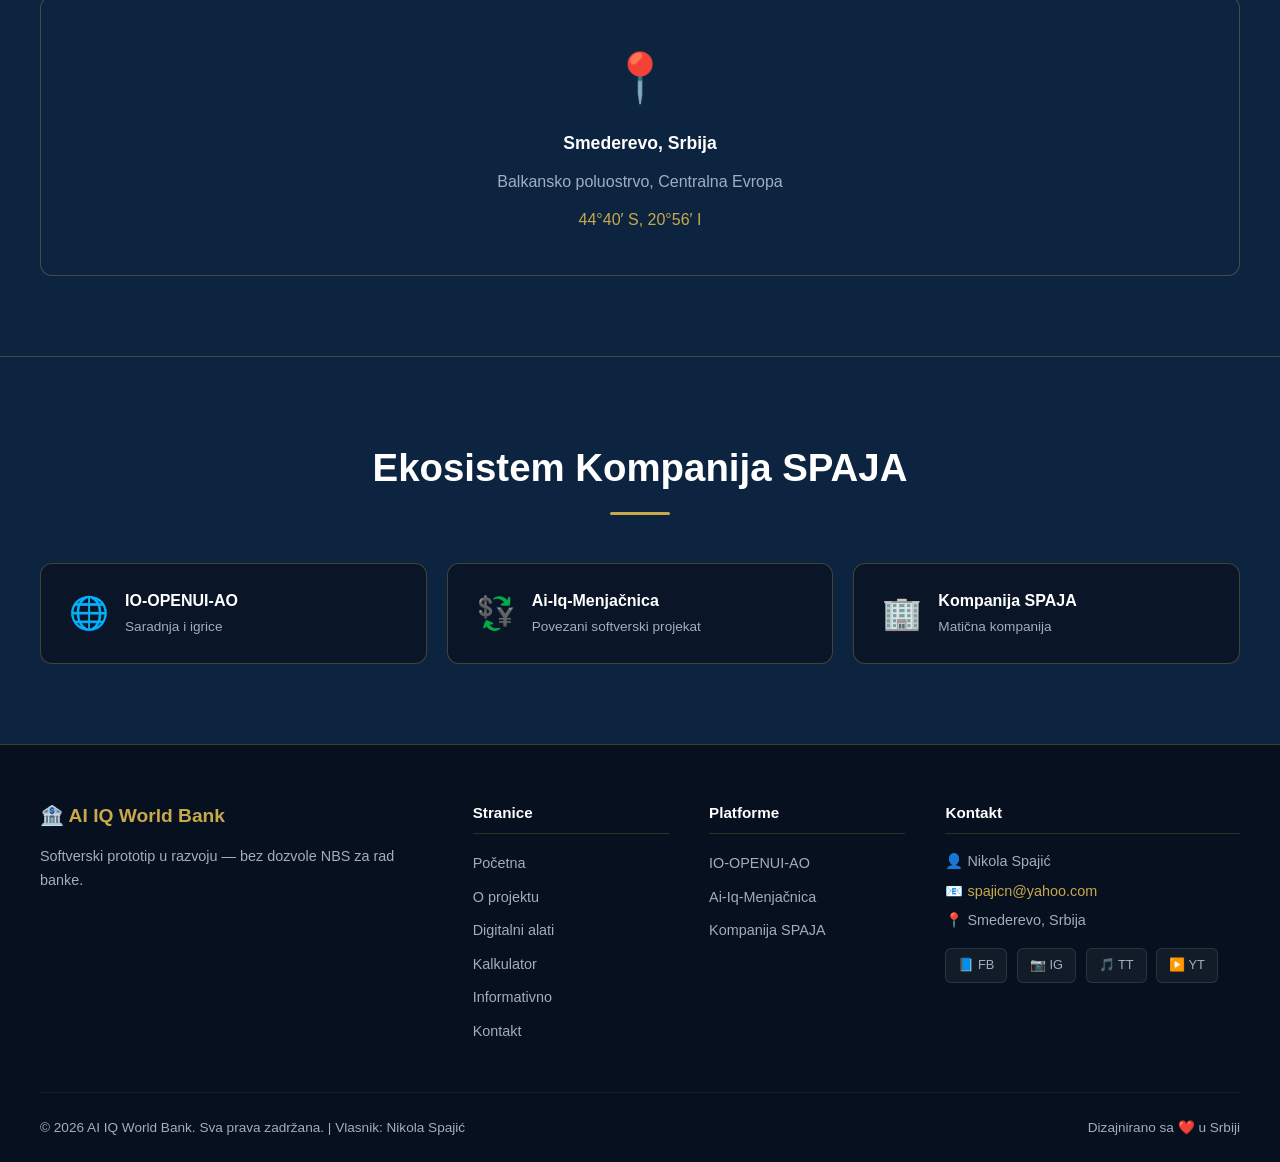
<file: contact.html>
<!DOCTYPE html>
<html lang="sr">
<head>
  <meta charset="UTF-8" />
  <meta name="viewport" content="width=device-width, initial-scale=1.0" />
  <meta name="description" content="AI IQ World Bank — demonstracioni softver bez dozvole NBS za rad banke. Kontakt sa autorom softverskog projekta, bez bankarskih zahteva." />
  <meta property="og:description" content="AI IQ World Bank — demonstracioni softver bez dozvole NBS za rad banke. Kontakt sa autorom softverskog projekta, bez bankarskih zahteva." />
  <title>Kontakt — AI IQ World Bank — softverski prototip</title>
  <link rel="stylesheet" href="styles.css" />
</head>
<body>

<div class="ticker-wrapper" aria-label="Status platforme">
  <div class="ticker-track"></div>
</div>

<header class="site-header">
  <div class="nav-inner">
    <a href="index.html" class="nav-logo"><span class="logo-icon">🏦</span><span>AI IQ World Bank</span></a>
    <nav aria-label="Glavna navigacija">
      <ul class="nav-links" id="navLinks">
        <li><a href="index.html">Početna</a></li>
        <li><a href="about.html">O projektu</a></li>
        <li><a href="services.html">Digitalni alati</a></li>
        <li><a href="loans.html">Kalkulator</a></li>
        <li><a href="investments.html">Informativno</a></li>
        <li><a href="contact.html">Kontakt</a></li>
      </ul>
    </nav>
    <button class="hamburger" id="hamburger" aria-label="Otvori meni" aria-expanded="false">
      <span></span><span></span><span></span>
    </button>
  </div>
</header>

<aside class="project-status" id="project-status" aria-label="Status softverskog projekta">
  <div class="section-inner">
    <p><strong>Demonstracioni softver u razvoju.</strong> AI IQ World Bank je radni naziv softverskog projekta, bez dozvole NBS za rad banke.</p>
    <p>Ovaj sajt ne pruža bankarske usluge: ne otvara račune, ne prima depozite, ne izdaje kartice i ne izvršava uplate. Kalkulatori i prikazi služe edukaciji i simulaciji. <a href="about.html#regulatorni-status">Više o statusu projekta</a></p>
  </div>
</aside>


<div class="page-hero">
  <div class="breadcrumb"><a href="index.html">Početna</a><span>/</span>Kontakt</div>
  <h1><span>Kontaktirajte</span> Nas</h1>
  <p>Kontakt za pitanja o softverskom projektu i njegovom razvoju</p>
</div>

<!-- Kontakt sekcija -->
<section>
  <div class="section-inner">
    <div class="contact-wrapper">
      <!-- Kontakt info -->
      <div class="contact-info animate-hidden">
        <h3>Informacije za Kontakt</h3>

        <div class="contact-item">
          <span class="c-icon">👤</span>
          <div>
            <strong>Nikola Spajić</strong>
            <span>Autor i developer projekta, AI IQ World Bank</span>
          </div>
        </div>

        <div class="contact-item">
          <span class="c-icon">📧</span>
          <div>
            <strong>Email adrese</strong>
            <a href="mailto:spajicn@yahoo.com">spajicn@yahoo.com</a>
            <a href="mailto:spajicn@gmail.com">spajicn@gmail.com</a>
          </div>
        </div>

        <div class="contact-item">
          <span class="c-icon">📍</span>
          <div>
            <strong>Lokacija</strong>
            <span>Smederevo, Srbija</span>
            <span>Balkansko poluostrvo, Evropa</span>
          </div>
        </div>

        <div class="contact-item">
          <span class="c-icon">⏰</span>
          <div>
            <strong>Kanal komunikacije</strong>
            <span>Email za pitanja o projektu</span>
            <span>Vreme odgovora nije garantovano</span>
          </div>
        </div>

        <div class="contact-item">
          <span class="c-icon">📘</span>
          <div>
            <strong>Facebook</strong>
            <a href="https://www.facebook.com/Spaja86" target="_blank" rel="noopener">facebook.com/Spaja86</a>
            <a href="https://www.facebook.com/profile.php?id=61583240952997" target="_blank" rel="noopener">facebook.com/profile (projekat)</a>
          </div>
        </div>

        <div class="social-links">
          <a href="https://www.facebook.com/Spaja86" class="social-link" target="_blank" rel="noopener">📘 Facebook</a>
          <a href="https://www.instagram.com/spaja.1986" class="social-link" target="_blank" rel="noopener">📷 Instagram</a>
          <a href="https://www.tiktok.com/@spaja.1986" class="social-link" target="_blank" rel="noopener">🎵 TikTok</a>
          <a href="https://www.youtube.com/@spajanikopenevolution" class="social-link" target="_blank" rel="noopener">▶️ YouTube</a>
        </div>
      </div>

      <!-- Forma -->
      <div class="contact-form-panel animate-hidden">
        <h3>📩 Pošaljite Poruku</h3>
        <form id="contactForm" novalidate>
          <div class="form-group">
            <label for="contactName">Vaše Ime *</label>
            <input type="text" id="contactName" name="name" placeholder="npr. Marko Marković" required />
          </div>
          <div class="form-group">
            <label for="contactEmail">Email Adresa *</label>
            <input type="email" id="contactEmail" name="email" placeholder="vasa@email.com" required />
          </div>
          <div class="form-group">
            <label for="contactSubject">Tema</label>
            <select id="contactSubject" name="subject">
              <option value="">Izaberite temu...</option>
              <option>Informacije o digitalnim platformama</option>
              <option>Korisnička podrška</option>
              <option>Poslovna saradnja</option>
              <option>Medijski upit</option>
              <option>Ostalo</option>
            </select>
          </div>
          <div class="form-group">
            <label for="contactMessage">Poruka *</label>
            <textarea id="contactMessage" name="message" rows="5" placeholder="Napišite svoju poruku ovde..." required></textarea>
          </div>
          <p class="form-note">Nakon provere forme otvoriće se vaš email klijent. Ne unosite brojeve kartica, pristupne kodove ili druge osetljive finansijske podatke.</p>
          <button type="submit" class="btn-primary" style="width:100%;">Nastavi u email klijent ✉️</button>
          <div class="form-message" id="formMessage" aria-live="polite"></div>
        </form>
      </div>
    </div>
  </div>
</section>

<!-- Mapa -->
<section style="background:var(--bank-mid); border-top:1px solid var(--glass-border); border-bottom:1px solid var(--glass-border);">
  <div class="section-inner">
    <div class="section-title animate-hidden">
      <h2>Naša Lokacija</h2>
      <p>Smederevo, Srbija — lokacija autora softverskog projekta</p>
      <div class="gold-line"></div>
    </div>
    <div class="map-placeholder animate-hidden">
      <div class="map-pin">📍</div>
      <strong>Smederevo, Srbija</strong>
      <span>Balkansko poluostrvo, Centralna Evropa</span>
      <span style="color:var(--bank-gold);">44°40′ S, 20°56′ I</span>
    </div>
  </div>
</section>

<!-- Platforme -->
<section class="platforms-section">
  <div class="section-inner">
    <div class="section-title animate-hidden">
      <h2>Ekosistem Kompanija SPAJA</h2>
      <div class="gold-line"></div>
    </div>
    <div class="platform-grid">
      <a href="https://io-openui-ao.vercel.app" class="platform-card animate-hidden" target="_blank" rel="noopener">
        <span class="platform-icon">🌐</span>
        <div class="platform-card-text"><strong>IO-OPENUI-AO</strong><span>Saradnja i igrice</span></div>
      </a>
      <a href="https://github.com/spaja86/Ai-Iq-Menja-nica" class="platform-card animate-hidden" target="_blank" rel="noopener">
        <span class="platform-icon">💱</span>
        <div class="platform-card-text"><strong>Ai-Iq-Menjačnica</strong><span>Povezani softverski projekat</span></div>
      </a>
      <a href="https://github.com/spaja86/Kompanija-SPAJA" class="platform-card animate-hidden" target="_blank" rel="noopener">
        <span class="platform-icon">🏢</span>
        <div class="platform-card-text"><strong>Kompanija SPAJA</strong><span>Matična kompanija</span></div>
      </a>
    </div>
  </div>
</section>

<footer class="site-footer">
  <div class="footer-grid">
    <div class="footer-brand">
      <div class="logo-text">🏦 AI IQ World Bank</div>
      <p>Softverski prototip u razvoju — bez dozvole NBS za rad banke.</p>
    </div>
    <div class="footer-col">
      <h4>Stranice</h4>
      <ul>
        <li><a href="index.html">Početna</a></li>
        <li><a href="about.html">O projektu</a></li>
        <li><a href="services.html">Digitalni alati</a></li>
        <li><a href="loans.html">Kalkulator</a></li>
        <li><a href="investments.html">Informativno</a></li>
        <li><a href="contact.html">Kontakt</a></li>
      </ul>
    </div>
    <div class="footer-col">
      <h4>Platforme</h4>
      <ul>
        <li><a href="https://io-openui-ao.vercel.app" target="_blank" rel="noopener">IO-OPENUI-AO</a></li>
        <li><a href="https://github.com/spaja86/Ai-Iq-Menja-nica" target="_blank" rel="noopener">Ai-Iq-Menjačnica</a></li>
        <li><a href="https://github.com/spaja86/Kompanija-SPAJA" target="_blank" rel="noopener">Kompanija SPAJA</a></li>
      </ul>
    </div>
    <div class="footer-col footer-contact">
      <h4>Kontakt</h4>
      <p>👤 Nikola Spajić</p>
      <p>📧 <a href="mailto:spajicn@yahoo.com">spajicn@yahoo.com</a></p>
      <p>📍 Smederevo, Srbija</p>
      <div class="footer-social">
        <a href="https://www.facebook.com/Spaja86" target="_blank" rel="noopener">📘 FB</a>
        <a href="https://www.instagram.com/spaja.1986" target="_blank" rel="noopener">📷 IG</a>
        <a href="https://www.tiktok.com/@spaja.1986" target="_blank" rel="noopener">🎵 TT</a>
        <a href="https://www.youtube.com/@spajanikopenevolution" target="_blank" rel="noopener">▶️ YT</a>
      </div>
    </div>
  </div>
  <div class="footer-bottom">
    <p>© <span id="footer-year">2026</span> AI IQ World Bank. Sva prava zadržana. | Vlasnik: Nikola Spajić</p>
    <p>Dizajnirano sa ❤️ u Srbiji</p>
  </div>
</footer>

<script src="js/ticker.js"></script>
<script src="js/main.js"></script>
<script>
// Contact form validation
document.addEventListener('DOMContentLoaded', function () {
  const form = document.getElementById('contactForm');
  const msg  = document.getElementById('formMessage');
  if (!form) return;

  form.addEventListener('submit', function (e) {
    e.preventDefault();
    msg.style.display = 'none';
    msg.className = 'form-message';

    const name    = form.querySelector('#contactName').value.trim();
    const email   = form.querySelector('#contactEmail').value.trim();
    const subject = form.querySelector('#contactSubject').value.trim() || 'Upit sa AI IQ World Bank sajta';
    const message = form.querySelector('#contactMessage').value.trim();
    const emailRe = /^[^\s@]+@[^\s@]+\.[^\s@]+$/;

    if (!name) {
      show('Molimo unesite vaše ime.', false); return;
    }
    if (!email || !emailRe.test(email)) {
      show('Molimo unesite ispravnu email adresu.', false); return;
    }
    if (!message || message.length < 10) {
      show('Poruka mora imati najmanje 10 karaktera.', false); return;
    }

    const emailBody = `Ime: ${name}\nEmail za odgovor: ${email}\nTema: ${subject}\n\nPoruka:\n${message}`;
    const mailto = `mailto:spajicn@yahoo.com?subject=${encodeURIComponent(subject)}&body=${encodeURIComponent(emailBody)}`;
    show('Otvaramo vaš email klijent. Pregledajte poruku i sami je pošaljite.', true);
    window.location.href = mailto;
  });

  function show(text, success) {
    msg.textContent = text;
    msg.classList.add(success ? 'success' : 'error');
    msg.style.display = 'block';
    msg.scrollIntoView({ behavior: 'smooth', block: 'nearest' });
  }
});
</script>
</body>
</html>
</file>
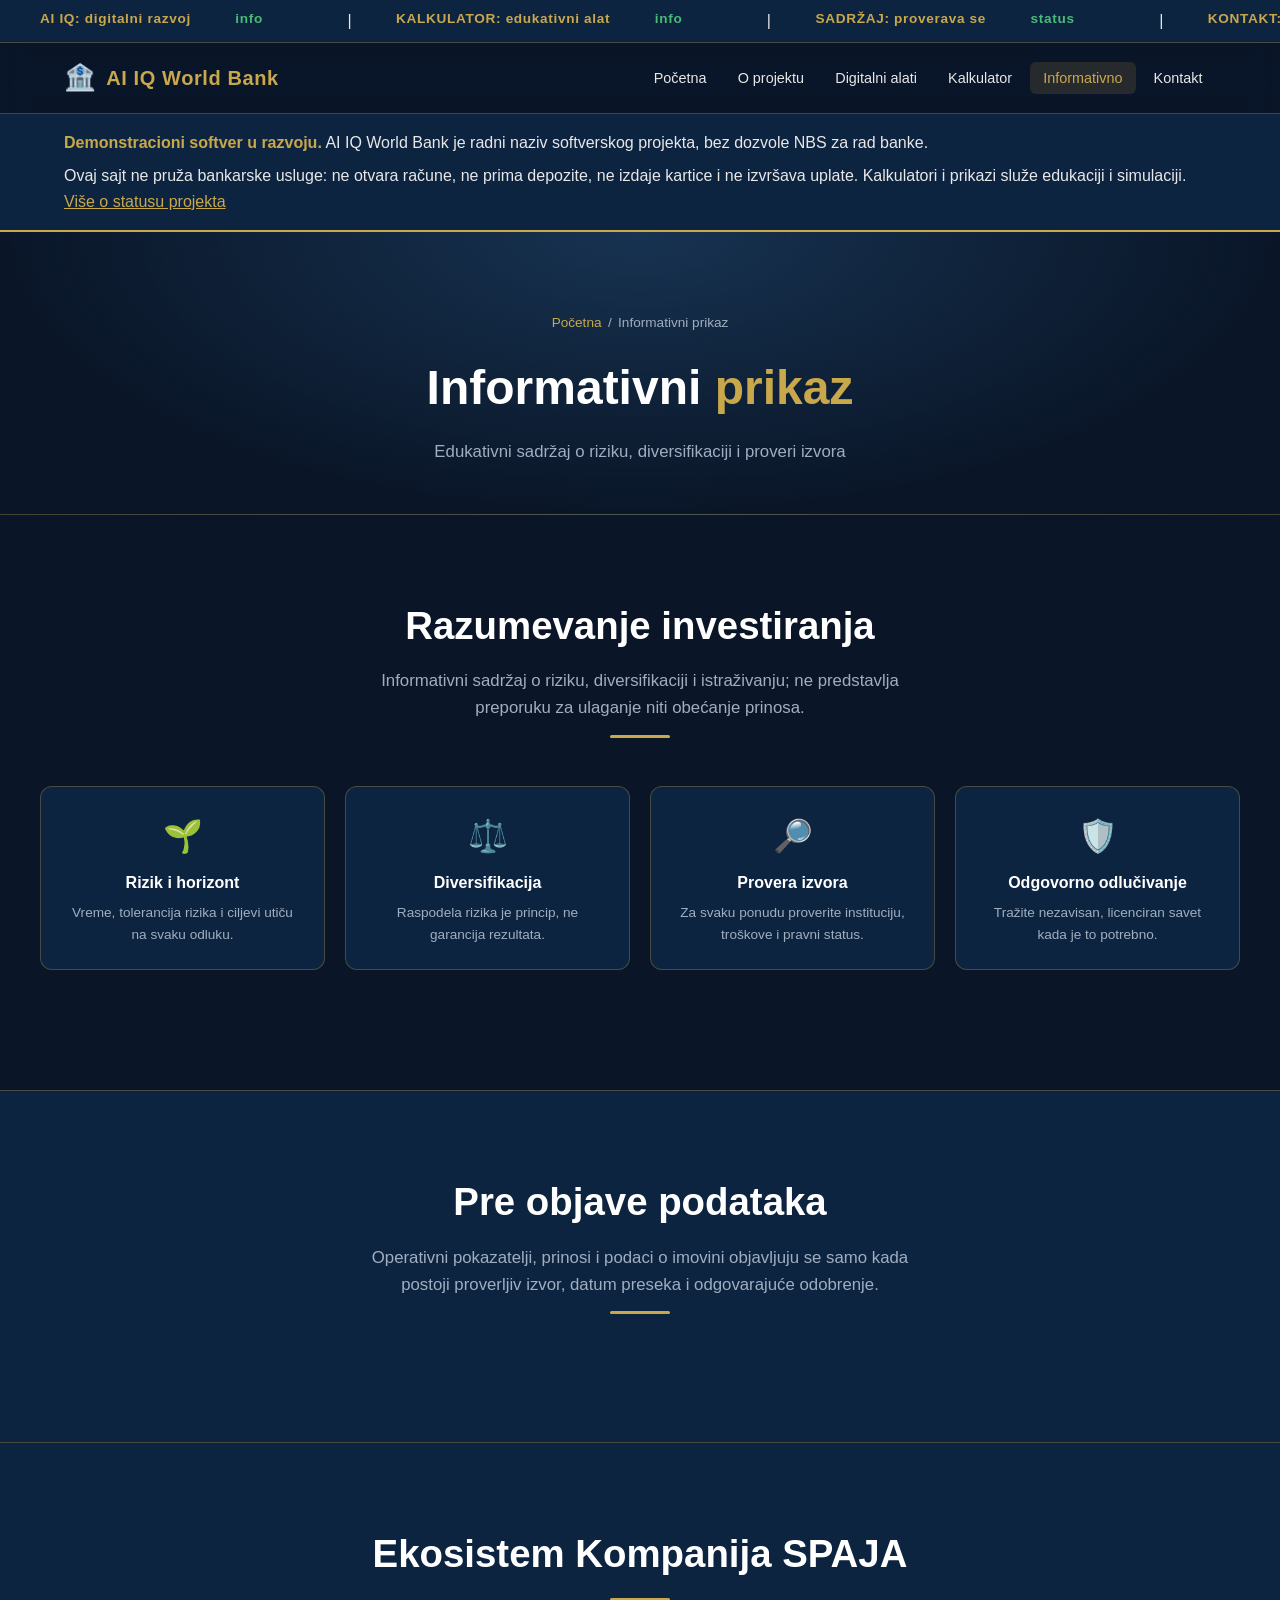
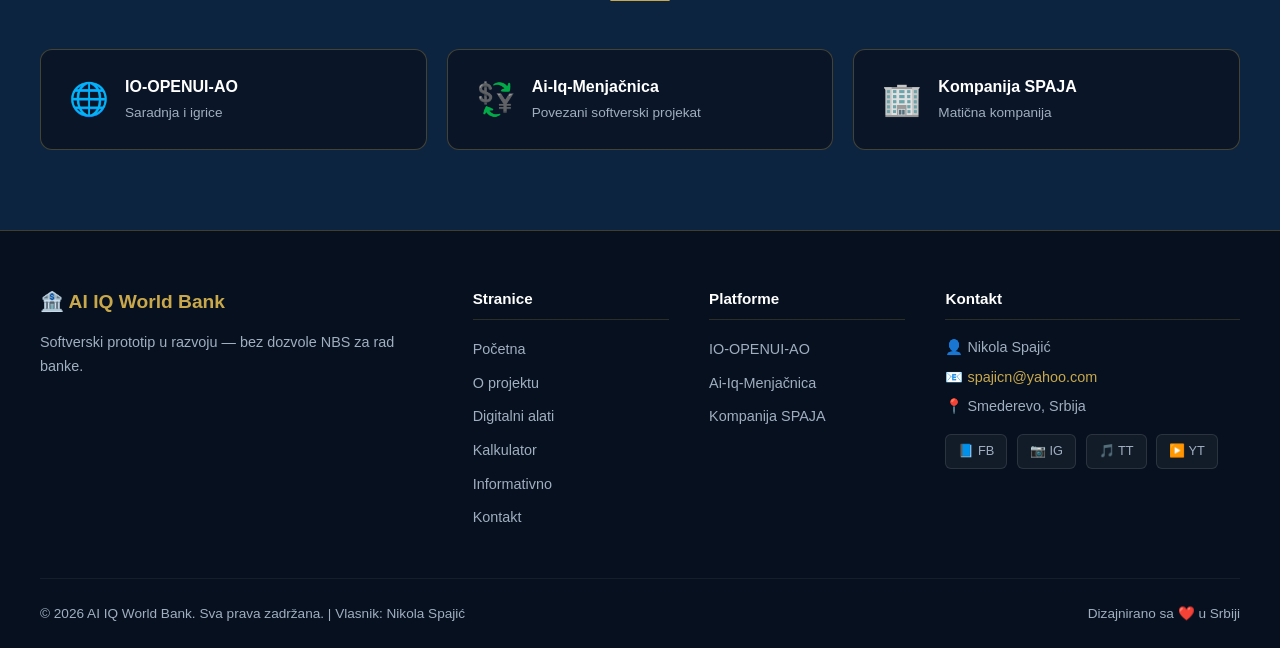
<file: investments.html>
<!DOCTYPE html>
<html lang="sr">
<head>
  <meta charset="UTF-8" />
  <meta name="viewport" content="width=device-width, initial-scale=1.0" />
  <meta name="description" content="AI IQ World Bank — demonstracioni softver bez dozvole NBS za rad banke. Edukativni sadržaj o riziku; bez upravljanja novcem i obećanja prinosa." />
  <meta property="og:description" content="AI IQ World Bank — demonstracioni softver bez dozvole NBS za rad banke. Edukativni sadržaj o riziku; bez upravljanja novcem i obećanja prinosa." />
  <title>Informativni prikaz — AI IQ World Bank — softverski prototip</title>
  <link rel="stylesheet" href="styles.css" />
</head>
<body>

<div class="ticker-wrapper" aria-label="Status platforme">
  <div class="ticker-track"></div>
</div>

<header class="site-header">
  <div class="nav-inner">
    <a href="index.html" class="nav-logo"><span class="logo-icon">🏦</span><span>AI IQ World Bank</span></a>
    <nav aria-label="Glavna navigacija">
      <ul class="nav-links" id="navLinks">
        <li><a href="index.html">Početna</a></li>
        <li><a href="about.html">O projektu</a></li>
        <li><a href="services.html">Digitalni alati</a></li>
        <li><a href="loans.html">Kalkulator</a></li>
        <li><a href="investments.html">Informativno</a></li>
        <li><a href="contact.html">Kontakt</a></li>
      </ul>
    </nav>
    <button class="hamburger" id="hamburger" aria-label="Otvori meni" aria-expanded="false">
      <span></span><span></span><span></span>
    </button>
  </div>
</header>

<aside class="project-status" id="project-status" aria-label="Status softverskog projekta">
  <div class="section-inner">
    <p><strong>Demonstracioni softver u razvoju.</strong> AI IQ World Bank je radni naziv softverskog projekta, bez dozvole NBS za rad banke.</p>
    <p>Ovaj sajt ne pruža bankarske usluge: ne otvara račune, ne prima depozite, ne izdaje kartice i ne izvršava uplate. Kalkulatori i prikazi služe edukaciji i simulaciji. <a href="about.html#regulatorni-status">Više o statusu projekta</a></p>
  </div>
</aside>


<div class="page-hero">
  <div class="breadcrumb"><a href="index.html">Početna</a><span>/</span>Informativni prikaz</div>
  <h1>Informativni <span>prikaz</span></h1>
  <p>Edukativni sadržaj o riziku, diversifikaciji i proveri izvora</p>
</div>

<!-- Edukativni prikaz -->
<section>
  <div class="section-inner">
    <div class="section-title animate-hidden"><h2>Razumevanje investiranja</h2><p>Informativni sadržaj o riziku, diversifikaciji i istraživanju; ne predstavlja preporuku za ulaganje niti obećanje prinosa.</p><div class="gold-line"></div></div>
    <div class="investment-cards">
      <div class="inv-card animate-hidden"><div class="inv-icon">🌱</div><h4>Rizik i horizont</h4><p>Vreme, tolerancija rizika i ciljevi utiču na svaku odluku.</p></div>
      <div class="inv-card animate-hidden"><div class="inv-icon">⚖️</div><h4>Diversifikacija</h4><p>Raspodela rizika je princip, ne garancija rezultata.</p></div>
      <div class="inv-card animate-hidden"><div class="inv-icon">🔎</div><h4>Provera izvora</h4><p>Za svaku ponudu proverite instituciju, troškove i pravni status.</p></div>
      <div class="inv-card animate-hidden"><div class="inv-icon">🛡️</div><h4>Odgovorno odlučivanje</h4><p>Tražite nezavisan, licenciran savet kada je to potrebno.</p></div>
    </div>
  </div>
</section>
<section style="background:var(--bank-mid); border-top:1px solid var(--glass-border); border-bottom:1px solid var(--glass-border);">
  <div class="section-inner">
    <div class="section-title animate-hidden"><h2>Pre objave podataka</h2><p>Operativni pokazatelji, prinosi i podaci o imovini objavljuju se samo kada postoji proverljiv izvor, datum preseka i odgovarajuće odobrenje.</p><div class="gold-line"></div></div>
  </div>
</section>

<!-- Platforme -->
<section class="platforms-section">
  <div class="section-inner">
    <div class="section-title animate-hidden">
      <h2>Ekosistem Kompanija SPAJA</h2>
      <div class="gold-line"></div>
    </div>
    <div class="platform-grid">
      <a href="https://io-openui-ao.vercel.app" class="platform-card animate-hidden" target="_blank" rel="noopener">
        <span class="platform-icon">🌐</span>
        <div class="platform-card-text"><strong>IO-OPENUI-AO</strong><span>Saradnja i igrice</span></div>
      </a>
      <a href="https://github.com/spaja86/Ai-Iq-Menja-nica" class="platform-card animate-hidden" target="_blank" rel="noopener">
        <span class="platform-icon">💱</span>
        <div class="platform-card-text"><strong>Ai-Iq-Menjačnica</strong><span>Povezani softverski projekat</span></div>
      </a>
      <a href="https://github.com/spaja86/Kompanija-SPAJA" class="platform-card animate-hidden" target="_blank" rel="noopener">
        <span class="platform-icon">🏢</span>
        <div class="platform-card-text"><strong>Kompanija SPAJA</strong><span>Matična kompanija</span></div>
      </a>
    </div>
  </div>
</section>

<footer class="site-footer">
  <div class="footer-grid">
    <div class="footer-brand">
      <div class="logo-text">🏦 AI IQ World Bank</div>
      <p>Softverski prototip u razvoju — bez dozvole NBS za rad banke.</p>
    </div>
    <div class="footer-col">
      <h4>Stranice</h4>
      <ul>
        <li><a href="index.html">Početna</a></li>
        <li><a href="about.html">O projektu</a></li>
        <li><a href="services.html">Digitalni alati</a></li>
        <li><a href="loans.html">Kalkulator</a></li>
        <li><a href="investments.html">Informativno</a></li>
        <li><a href="contact.html">Kontakt</a></li>
      </ul>
    </div>
    <div class="footer-col">
      <h4>Platforme</h4>
      <ul>
        <li><a href="https://io-openui-ao.vercel.app" target="_blank" rel="noopener">IO-OPENUI-AO</a></li>
        <li><a href="https://github.com/spaja86/Ai-Iq-Menja-nica" target="_blank" rel="noopener">Ai-Iq-Menjačnica</a></li>
        <li><a href="https://github.com/spaja86/Kompanija-SPAJA" target="_blank" rel="noopener">Kompanija SPAJA</a></li>
      </ul>
    </div>
    <div class="footer-col footer-contact">
      <h4>Kontakt</h4>
      <p>👤 Nikola Spajić</p>
      <p>📧 <a href="mailto:spajicn@yahoo.com">spajicn@yahoo.com</a></p>
      <p>📍 Smederevo, Srbija</p>
      <div class="footer-social">
        <a href="https://www.facebook.com/Spaja86" target="_blank" rel="noopener">📘 FB</a>
        <a href="https://www.instagram.com/spaja.1986" target="_blank" rel="noopener">📷 IG</a>
        <a href="https://www.tiktok.com/@spaja.1986" target="_blank" rel="noopener">🎵 TT</a>
        <a href="https://www.youtube.com/@spajanikopenevolution" target="_blank" rel="noopener">▶️ YT</a>
      </div>
    </div>
  </div>
  <div class="footer-bottom">
    <p>© <span id="footer-year">2026</span> AI IQ World Bank. Sva prava zadržana. | Vlasnik: Nikola Spajić</p>
    <p>Dizajnirano sa ❤️ u Srbiji</p>
  </div>
</footer>

<script src="js/ticker.js"></script>
<script src="js/main.js"></script>
<script src="js/charts.js"></script>
</body>
</html>
</file>
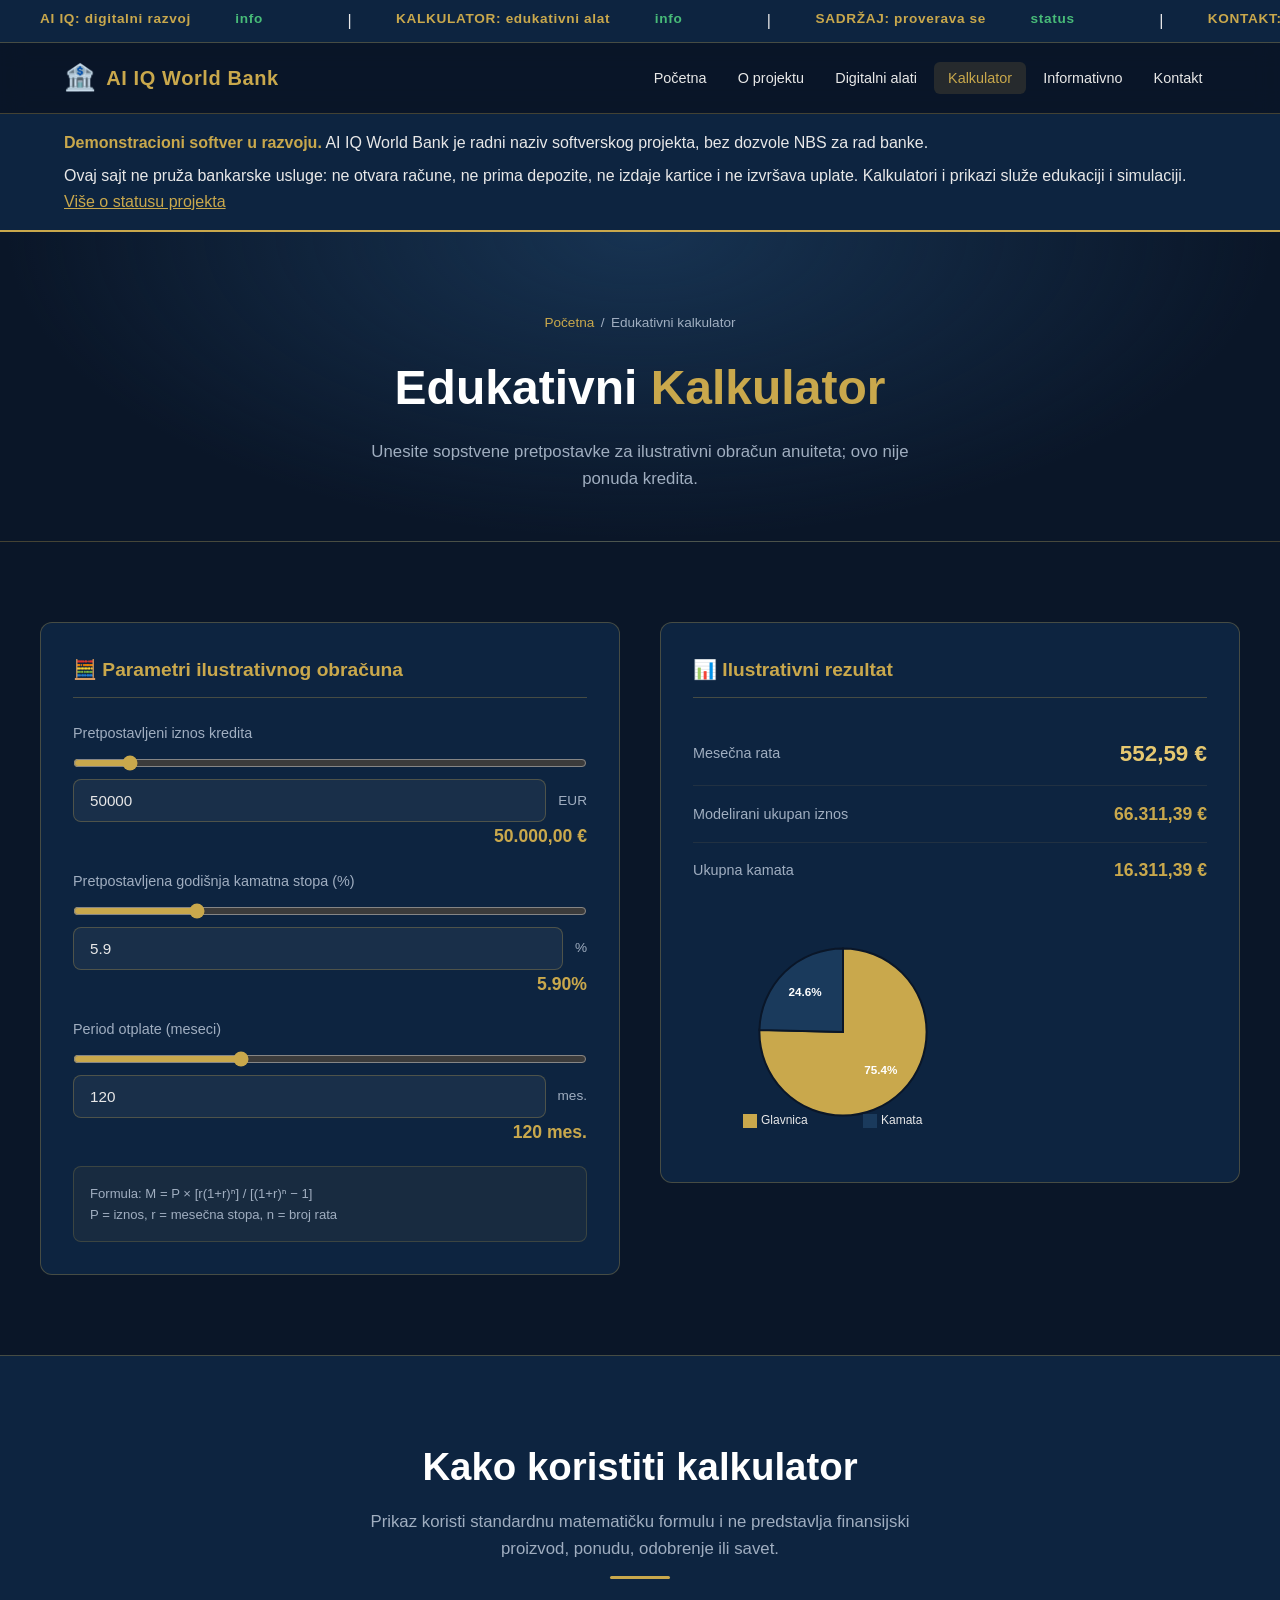
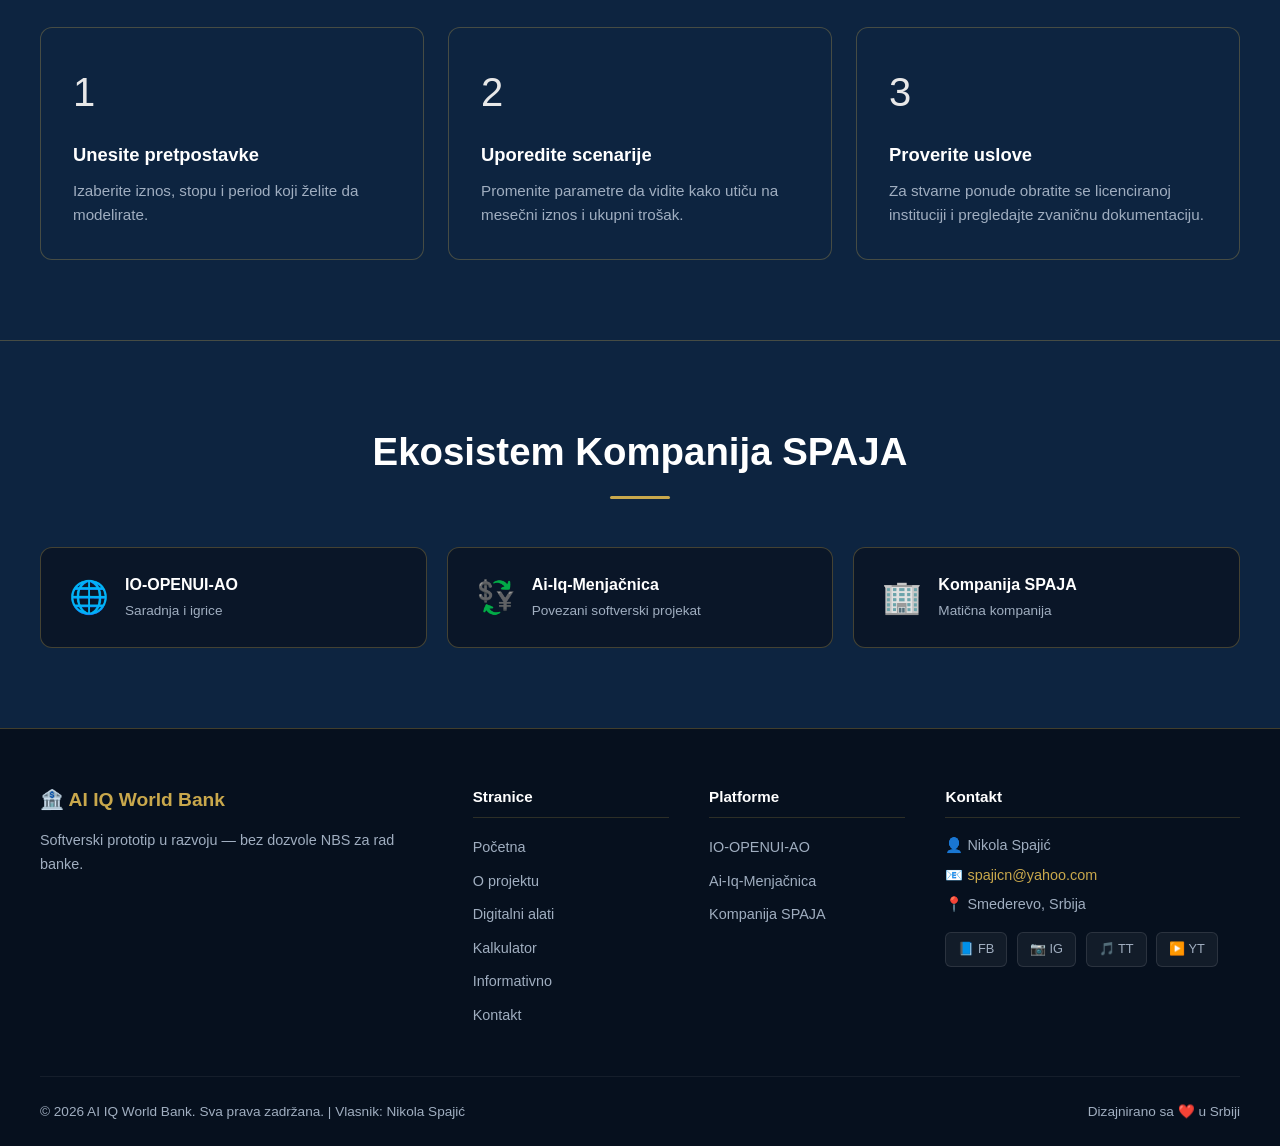
<file: loans.html>
<!DOCTYPE html>
<html lang="sr">
<head>
  <meta charset="UTF-8" />
  <meta name="viewport" content="width=device-width, initial-scale=1.0" />
  <meta name="description" content="AI IQ World Bank — demonstracioni softver bez dozvole NBS za rad banke. Edukativni obračun anuiteta, bez ponude ili odobravanja kredita." />
  <meta property="og:description" content="AI IQ World Bank — demonstracioni softver bez dozvole NBS za rad banke. Edukativni obračun anuiteta, bez ponude ili odobravanja kredita." />
  <title>Edukativni kalkulator — AI IQ World Bank — softverski prototip</title>
  <link rel="stylesheet" href="styles.css" />
</head>
<body>

<div class="ticker-wrapper" aria-label="Status platforme">
  <div class="ticker-track"></div>
</div>

<header class="site-header">
  <div class="nav-inner">
    <a href="index.html" class="nav-logo"><span class="logo-icon">🏦</span><span>AI IQ World Bank</span></a>
    <nav aria-label="Glavna navigacija">
      <ul class="nav-links" id="navLinks">
        <li><a href="index.html">Početna</a></li>
        <li><a href="about.html">O projektu</a></li>
        <li><a href="services.html">Digitalni alati</a></li>
        <li><a href="loans.html">Kalkulator</a></li>
        <li><a href="investments.html">Informativno</a></li>
        <li><a href="contact.html">Kontakt</a></li>
      </ul>
    </nav>
    <button class="hamburger" id="hamburger" aria-label="Otvori meni" aria-expanded="false">
      <span></span><span></span><span></span>
    </button>
  </div>
</header>

<aside class="project-status" id="project-status" aria-label="Status softverskog projekta">
  <div class="section-inner">
    <p><strong>Demonstracioni softver u razvoju.</strong> AI IQ World Bank je radni naziv softverskog projekta, bez dozvole NBS za rad banke.</p>
    <p>Ovaj sajt ne pruža bankarske usluge: ne otvara račune, ne prima depozite, ne izdaje kartice i ne izvršava uplate. Kalkulatori i prikazi služe edukaciji i simulaciji. <a href="about.html#regulatorni-status">Više o statusu projekta</a></p>
  </div>
</aside>


<div class="page-hero">
  <div class="breadcrumb"><a href="index.html">Početna</a><span>/</span>Edukativni kalkulator</div>
  <h1>Edukativni <span>Kalkulator</span></h1>
  <p>Unesite sopstvene pretpostavke za ilustrativni obračun anuiteta; ovo nije ponuda kredita.</p>
</div>

<!-- Kalkulator -->
<section>
  <div class="section-inner">
    <div class="calculator-wrapper">
      <!-- Forma -->
      <div class="calc-panel animate-hidden">
        <h3>🧮 Parametri ilustrativnog obračuna</h3>

        <div class="form-group">
          <label for="loanAmount">Pretpostavljeni iznos kredita</label>
          <input type="range" id="loanAmountRange" min="1000" max="500000" step="1000" value="50000" aria-label="Iznos kredita klizač" />
          <div style="display:flex; gap:0.75rem; align-items:center;">
            <input type="number" id="loanAmount" min="1000" max="500000" step="1000" value="50000" style="flex:1;" />
            <span style="color:var(--bank-muted); font-size:0.85rem;">EUR</span>
          </div>
          <div class="range-val" id="amountDisplay">€50,000.00</div>
        </div>

        <div class="form-group">
          <label for="loanRate">Pretpostavljena godišnja kamatna stopa (%)</label>
          <input type="range" id="loanRateRange" min="0.1" max="25" step="0.1" value="5.9" aria-label="Kamatna stopa klizač" />
          <div style="display:flex; gap:0.75rem; align-items:center;">
            <input type="number" id="loanRate" min="0.1" max="25" step="0.1" value="5.9" style="flex:1;" />
            <span style="color:var(--bank-muted); font-size:0.85rem;">%</span>
          </div>
          <div class="range-val" id="rateDisplay">5.90%</div>
        </div>

        <div class="form-group">
          <label for="loanMonths">Period otplate (meseci)</label>
          <input type="range" id="loanMonthsRange" min="6" max="360" step="6" value="120" aria-label="Period otplate klizač" />
          <div style="display:flex; gap:0.75rem; align-items:center;">
            <input type="number" id="loanMonths" min="6" max="360" step="6" value="120" style="flex:1;" />
            <span style="color:var(--bank-muted); font-size:0.85rem;">mes.</span>
          </div>
          <div class="range-val" id="monthsDisplay">120 mes.</div>
        </div>

        <div style="margin-top:1rem; padding:1rem; background:rgba(201,168,76,0.06); border:1px solid rgba(201,168,76,0.2); border-radius:8px;">
          <p style="color:var(--bank-muted); font-size:0.82rem; line-height:1.6;">
            Formula: M = P × [r(1+r)ⁿ] / [(1+r)ⁿ − 1]<br/>
            P = iznos, r = mesečna stopa, n = broj rata
          </p>
        </div>
      </div>

      <!-- Rezultati -->
      <div class="calc-panel animate-hidden">
        <h3>📊 Ilustrativni rezultat</h3>
        <div class="calc-results">
          <div class="result-row">
            <span class="result-label">Mesečna rata</span>
            <span class="result-value highlight" id="resultMonthly">—</span>
          </div>
          <div class="result-row">
            <span class="result-label">Modelirani ukupan iznos</span>
            <span class="result-value" id="resultTotal">—</span>
          </div>
          <div class="result-row">
            <span class="result-label">Ukupna kamata</span>
            <span class="result-value" id="resultInterest">—</span>
          </div>
        </div>
        <canvas id="loanChart" aria-label="Pita grafikon strukture kredita"></canvas>
      </div>
    </div>
  </div>
</section>

<!-- Edukativna napomena -->
<section style="background:var(--bank-mid); border-top:1px solid var(--glass-border); border-bottom:1px solid var(--glass-border);">
  <div class="section-inner">
    <div class="section-title animate-hidden"><h2>Kako koristiti kalkulator</h2><p>Prikaz koristi standardnu matematičku formulu i ne predstavlja finansijski proizvod, ponudu, odobrenje ili savet.</p><div class="gold-line"></div></div>
    <div class="cards-grid">
      <div class="card animate-hidden"><div class="card-icon">1</div><h3>Unesite pretpostavke</h3><p>Izaberite iznos, stopu i period koji želite da modelirate.</p></div>
      <div class="card animate-hidden"><div class="card-icon">2</div><h3>Uporedite scenarije</h3><p>Promenite parametre da vidite kako utiču na mesečni iznos i ukupni trošak.</p></div>
      <div class="card animate-hidden"><div class="card-icon">3</div><h3>Proverite uslove</h3><p>Za stvarne ponude obratite se licenciranoj instituciji i pregledajte zvaničnu dokumentaciju.</p></div>
    </div>
  </div>
</section>

<!-- Platforme -->
<section class="platforms-section">
  <div class="section-inner">
    <div class="section-title animate-hidden">
      <h2>Ekosistem Kompanija SPAJA</h2>
      <div class="gold-line"></div>
    </div>
    <div class="platform-grid">
      <a href="https://io-openui-ao.vercel.app" class="platform-card animate-hidden" target="_blank" rel="noopener">
        <span class="platform-icon">🌐</span>
        <div class="platform-card-text"><strong>IO-OPENUI-AO</strong><span>Saradnja i igrice</span></div>
      </a>
      <a href="https://github.com/spaja86/Ai-Iq-Menja-nica" class="platform-card animate-hidden" target="_blank" rel="noopener">
        <span class="platform-icon">💱</span>
        <div class="platform-card-text"><strong>Ai-Iq-Menjačnica</strong><span>Povezani softverski projekat</span></div>
      </a>
      <a href="https://github.com/spaja86/Kompanija-SPAJA" class="platform-card animate-hidden" target="_blank" rel="noopener">
        <span class="platform-icon">🏢</span>
        <div class="platform-card-text"><strong>Kompanija SPAJA</strong><span>Matična kompanija</span></div>
      </a>
    </div>
  </div>
</section>

<footer class="site-footer">
  <div class="footer-grid">
    <div class="footer-brand">
      <div class="logo-text">🏦 AI IQ World Bank</div>
      <p>Softverski prototip u razvoju — bez dozvole NBS za rad banke.</p>
    </div>
    <div class="footer-col">
      <h4>Stranice</h4>
      <ul>
        <li><a href="index.html">Početna</a></li>
        <li><a href="about.html">O projektu</a></li>
        <li><a href="services.html">Digitalni alati</a></li>
        <li><a href="loans.html">Kalkulator</a></li>
        <li><a href="investments.html">Informativno</a></li>
        <li><a href="contact.html">Kontakt</a></li>
      </ul>
    </div>
    <div class="footer-col">
      <h4>Platforme</h4>
      <ul>
        <li><a href="https://io-openui-ao.vercel.app" target="_blank" rel="noopener">IO-OPENUI-AO</a></li>
        <li><a href="https://github.com/spaja86/Ai-Iq-Menja-nica" target="_blank" rel="noopener">Ai-Iq-Menjačnica</a></li>
        <li><a href="https://github.com/spaja86/Kompanija-SPAJA" target="_blank" rel="noopener">Kompanija SPAJA</a></li>
      </ul>
    </div>
    <div class="footer-col footer-contact">
      <h4>Kontakt</h4>
      <p>👤 Nikola Spajić</p>
      <p>📧 <a href="mailto:spajicn@yahoo.com">spajicn@yahoo.com</a></p>
      <p>📍 Smederevo, Srbija</p>
      <div class="footer-social">
        <a href="https://www.facebook.com/Spaja86" target="_blank" rel="noopener">📘 FB</a>
        <a href="https://www.instagram.com/spaja.1986" target="_blank" rel="noopener">📷 IG</a>
        <a href="https://www.tiktok.com/@spaja.1986" target="_blank" rel="noopener">🎵 TT</a>
        <a href="https://www.youtube.com/@spajanikopenevolution" target="_blank" rel="noopener">▶️ YT</a>
      </div>
    </div>
  </div>
  <div class="footer-bottom">
    <p>© <span id="footer-year">2026</span> AI IQ World Bank. Sva prava zadržana. | Vlasnik: Nikola Spajić</p>
    <p>Dizajnirano sa ❤️ u Srbiji</p>
  </div>
</footer>

<script src="js/ticker.js"></script>
<script src="js/main.js"></script>
<script src="js/calculator.js"></script>
</body>
</html>
</file>
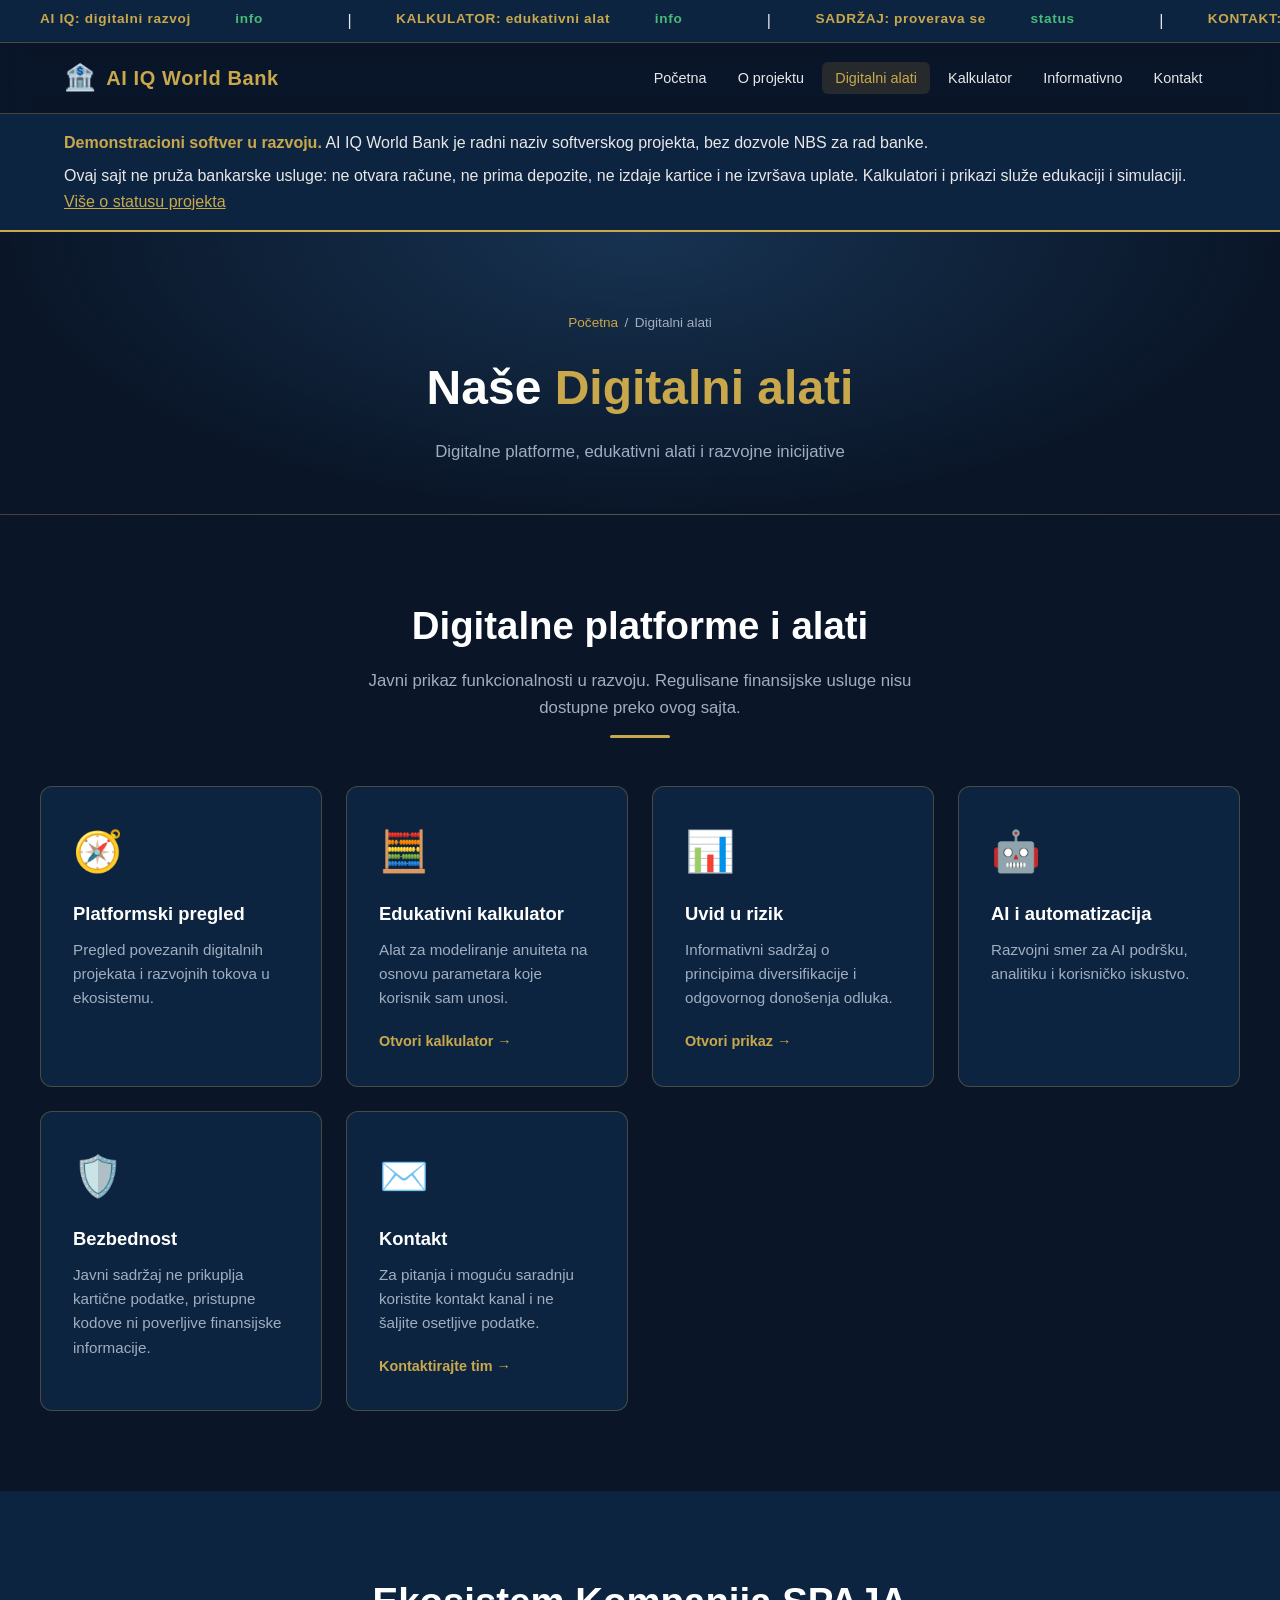
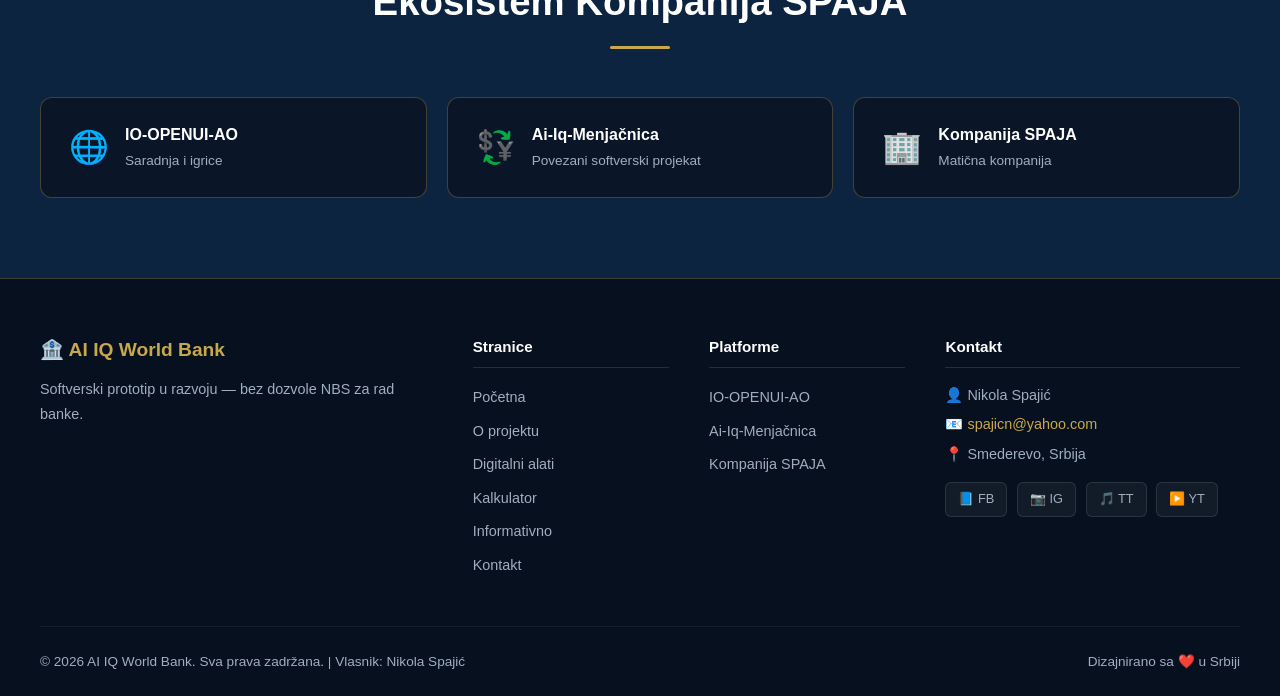
<file: services.html>
<!DOCTYPE html>
<html lang="sr">
<head>
  <meta charset="UTF-8" />
  <meta name="viewport" content="width=device-width, initial-scale=1.0" />
  <meta name="description" content="AI IQ World Bank — demonstracioni softver bez dozvole NBS za rad banke. Edukativni kalkulator, informativni sadržaji i razvojni planovi." />
  <meta property="og:description" content="AI IQ World Bank — demonstracioni softver bez dozvole NBS za rad banke. Edukativni kalkulator, informativni sadržaji i razvojni planovi." />
  <title>Digitalni alati — AI IQ World Bank — softverski prototip</title>
  <link rel="stylesheet" href="styles.css" />
</head>
<body>

<div class="ticker-wrapper" aria-label="Status platforme">
  <div class="ticker-track"></div>
</div>

<header class="site-header">
  <div class="nav-inner">
    <a href="index.html" class="nav-logo"><span class="logo-icon">🏦</span><span>AI IQ World Bank</span></a>
    <nav aria-label="Glavna navigacija">
      <ul class="nav-links" id="navLinks">
        <li><a href="index.html">Početna</a></li>
        <li><a href="about.html">O projektu</a></li>
        <li><a href="services.html">Digitalni alati</a></li>
        <li><a href="loans.html">Kalkulator</a></li>
        <li><a href="investments.html">Informativno</a></li>
        <li><a href="contact.html">Kontakt</a></li>
      </ul>
    </nav>
    <button class="hamburger" id="hamburger" aria-label="Otvori meni" aria-expanded="false">
      <span></span><span></span><span></span>
    </button>
  </div>
</header>

<aside class="project-status" id="project-status" aria-label="Status softverskog projekta">
  <div class="section-inner">
    <p><strong>Demonstracioni softver u razvoju.</strong> AI IQ World Bank je radni naziv softverskog projekta, bez dozvole NBS za rad banke.</p>
    <p>Ovaj sajt ne pruža bankarske usluge: ne otvara račune, ne prima depozite, ne izdaje kartice i ne izvršava uplate. Kalkulatori i prikazi služe edukaciji i simulaciji. <a href="about.html#regulatorni-status">Više o statusu projekta</a></p>
  </div>
</aside>


<div class="page-hero">
  <div class="breadcrumb"><a href="index.html">Početna</a><span>/</span>Digitalni alati</div>
  <h1>Naše <span>Digitalni alati</span></h1>
  <p>Digitalne platforme, edukativni alati i razvojne inicijative</p>
</div>

<!-- Digitalne platforme -->
<section>
  <div class="section-inner">
    <div class="section-title animate-hidden">
      <h2>Digitalne platforme i alati</h2>
      <p>Javni prikaz funkcionalnosti u razvoju. Regulisane finansijske usluge nisu dostupne preko ovog sajta.</p>
      <div class="gold-line"></div>
    </div>
    <div class="cards-grid">
      <div class="card animate-hidden"><div class="card-icon">🧭</div><h3>Platformski pregled</h3><p>Pregled povezanih digitalnih projekata i razvojnih tokova u ekosistemu.</p></div>
      <div class="card animate-hidden"><div class="card-icon">🧮</div><h3>Edukativni kalkulator</h3><p>Alat za modeliranje anuiteta na osnovu parametara koje korisnik sam unosi.</p><a href="loans.html" class="card-link">Otvori kalkulator →</a></div>
      <div class="card animate-hidden"><div class="card-icon">📊</div><h3>Uvid u rizik</h3><p>Informativni sadržaj o principima diversifikacije i odgovornog donošenja odluka.</p><a href="investments.html" class="card-link">Otvori prikaz →</a></div>
      <div class="card animate-hidden"><div class="card-icon">🤖</div><h3>AI i automatizacija</h3><p>Razvojni smer za AI podršku, analitiku i korisničko iskustvo.</p></div>
      <div class="card animate-hidden"><div class="card-icon">🛡️</div><h3>Bezbednost</h3><p>Javni sadržaj ne prikuplja kartične podatke, pristupne kodove ni poverljive finansijske informacije.</p></div>
      <div class="card animate-hidden"><div class="card-icon">✉️</div><h3>Kontakt</h3><p>Za pitanja i moguću saradnju koristite kontakt kanal i ne šaljite osetljive podatke.</p><a href="contact.html" class="card-link">Kontaktirajte tim →</a></div>
    </div>
  </div>
</section>

<!-- Platforme -->
<section class="platforms-section">
  <div class="section-inner">
    <div class="section-title animate-hidden">
      <h2>Ekosistem Kompanija SPAJA</h2>
      <div class="gold-line"></div>
    </div>
    <div class="platform-grid">
      <a href="https://io-openui-ao.vercel.app" class="platform-card animate-hidden" target="_blank" rel="noopener">
        <span class="platform-icon">🌐</span>
        <div class="platform-card-text"><strong>IO-OPENUI-AO</strong><span>Saradnja i igrice</span></div>
      </a>
      <a href="https://github.com/spaja86/Ai-Iq-Menja-nica" class="platform-card animate-hidden" target="_blank" rel="noopener">
        <span class="platform-icon">💱</span>
        <div class="platform-card-text"><strong>Ai-Iq-Menjačnica</strong><span>Povezani softverski projekat</span></div>
      </a>
      <a href="https://github.com/spaja86/Kompanija-SPAJA" class="platform-card animate-hidden" target="_blank" rel="noopener">
        <span class="platform-icon">🏢</span>
        <div class="platform-card-text"><strong>Kompanija SPAJA</strong><span>Matična kompanija</span></div>
      </a>
    </div>
  </div>
</section>

<footer class="site-footer">
  <div class="footer-grid">
    <div class="footer-brand">
      <div class="logo-text">🏦 AI IQ World Bank</div>
      <p>Softverski prototip u razvoju — bez dozvole NBS za rad banke.</p>
    </div>
    <div class="footer-col">
      <h4>Stranice</h4>
      <ul>
        <li><a href="index.html">Početna</a></li>
        <li><a href="about.html">O projektu</a></li>
        <li><a href="services.html">Digitalni alati</a></li>
        <li><a href="loans.html">Kalkulator</a></li>
        <li><a href="investments.html">Informativno</a></li>
        <li><a href="contact.html">Kontakt</a></li>
      </ul>
    </div>
    <div class="footer-col">
      <h4>Platforme</h4>
      <ul>
        <li><a href="https://io-openui-ao.vercel.app" target="_blank" rel="noopener">IO-OPENUI-AO</a></li>
        <li><a href="https://github.com/spaja86/Ai-Iq-Menja-nica" target="_blank" rel="noopener">Ai-Iq-Menjačnica</a></li>
        <li><a href="https://github.com/spaja86/Kompanija-SPAJA" target="_blank" rel="noopener">Kompanija SPAJA</a></li>
      </ul>
    </div>
    <div class="footer-col footer-contact">
      <h4>Kontakt</h4>
      <p>👤 Nikola Spajić</p>
      <p>📧 <a href="mailto:spajicn@yahoo.com">spajicn@yahoo.com</a></p>
      <p>📍 Smederevo, Srbija</p>
      <div class="footer-social">
        <a href="https://www.facebook.com/Spaja86" target="_blank" rel="noopener">📘 FB</a>
        <a href="https://www.instagram.com/spaja.1986" target="_blank" rel="noopener">📷 IG</a>
        <a href="https://www.tiktok.com/@spaja.1986" target="_blank" rel="noopener">🎵 TT</a>
        <a href="https://www.youtube.com/@spajanikopenevolution" target="_blank" rel="noopener">▶️ YT</a>
      </div>
    </div>
  </div>
  <div class="footer-bottom">
    <p>© <span id="footer-year">2026</span> AI IQ World Bank. Sva prava zadržana. | Vlasnik: Nikola Spajić</p>
    <p>Dizajnirano sa ❤️ u Srbiji</p>
  </div>
</footer>

<script src="js/ticker.js"></script>
<script src="js/main.js"></script>
</body>
</html>
</file>
<file: styles.css>
/* ============================================================
   AI IQ World Bank — Professional Banking Theme
   ============================================================ */

/* Custom Properties */
:root {
  --bank-dark:    #0a1628;
  --bank-blue:    #1a3a5c;
  --bank-mid:     #0d2440;
  --bank-gold:    #c9a84c;
  --bank-gold-lt: #e6c870;
  --bank-light:   #f8f9fa;
  --bank-text:    #e8e8e8;
  --bank-muted:   #a0aec0;
  --glass-bg:     rgba(10, 22, 40, 0.85);
  --glass-border: rgba(201, 168, 76, 0.3);
  --transition:   0.3s ease;
  --shadow:       0 8px 32px rgba(0,0,0,0.4);
  --radius:       12px;
}

/* Reset */
*, *::before, *::after { box-sizing: border-box; margin: 0; padding: 0; }
html { scroll-behavior: smooth; font-size: 16px; }
body {
  font-family: 'Segoe UI', Arial, sans-serif;
  background: var(--bank-dark);
  color: var(--bank-text);
  line-height: 1.6;
  overflow-x: hidden;
}
a { color: var(--bank-gold); text-decoration: none; transition: color var(--transition); }
a:hover { color: var(--bank-gold-lt); }
img { max-width: 100%; display: block; }

/* ===================== TICKER BAR ===================== */
.ticker-wrapper {
  background: var(--bank-mid);
  border-bottom: 1px solid var(--glass-border);
  overflow: hidden;
  padding: 8px 0;
  position: relative;
  z-index: 999;
}
.ticker-track {
  display: flex;
  white-space: nowrap;
  animation: tickerScroll 40s linear infinite;
}
.ticker-track span {
  color: var(--bank-gold);
  font-size: 0.85rem;
  font-weight: 600;
  letter-spacing: 0.05em;
  padding: 0 2.5rem;
}
.ticker-track span.up   { color: #48bb78; }
.ticker-track span.down { color: #fc8181; }
@keyframes tickerScroll {
  0%   { transform: translateX(0); }
  100% { transform: translateX(-50%); }
}

/* ===================== HEADER / NAV ===================== */
.site-header {
  position: sticky;
  top: 0;
  z-index: 1000;
  background: var(--glass-bg);
  backdrop-filter: blur(12px);
  -webkit-backdrop-filter: blur(12px);
  border-bottom: 1px solid var(--glass-border);
  transition: box-shadow var(--transition);
}
.site-header.scrolled { box-shadow: 0 4px 24px rgba(0,0,0,0.5); }

/* Project status is static, readable without JavaScript, and never animated away. */
.project-status {
  padding: 1rem 5%;
  background: var(--bank-mid);
  border-bottom: 2px solid var(--bank-gold);
  color: var(--bank-text);
  line-height: 1.6;
}
.project-status p { margin: 0; }
.project-status p + p { margin-top: 0.5rem; }
.project-status strong { color: var(--bank-gold); }
.project-status a { text-decoration: underline; }
#regulatorni-status { scroll-margin-top: 6rem; }
#regulatorni-status p { margin-top: 1rem; line-height: 1.7; }
.nav-inner {
  max-width: 1200px;
  margin: 0 auto;
  padding: 0 1.5rem;
  height: 70px;
  display: flex;
  align-items: center;
  justify-content: space-between;
}
.nav-logo {
  display: flex;
  align-items: center;
  gap: 0.6rem;
  font-size: 1.25rem;
  font-weight: 700;
  color: var(--bank-gold);
  letter-spacing: 0.03em;
}
.nav-logo .logo-icon { font-size: 1.6rem; }
.nav-links { display: flex; list-style: none; gap: 0.25rem; }
.nav-links a {
  color: var(--bank-text);
  padding: 0.5rem 0.85rem;
  border-radius: 6px;
  font-size: 0.9rem;
  font-weight: 500;
  transition: background var(--transition), color var(--transition);
}
.nav-links a:hover,
.nav-links a.active {
  background: rgba(201, 168, 76, 0.15);
  color: var(--bank-gold);
}
.hamburger {
  display: none;
  flex-direction: column;
  gap: 5px;
  cursor: pointer;
  background: none;
  border: none;
  padding: 4px;
}
.hamburger span {
  display: block;
  width: 24px;
  height: 2px;
  background: var(--bank-gold);
  border-radius: 2px;
  transition: var(--transition);
}

/* ===================== HERO ===================== */
.hero {
  min-height: 90vh;
  display: flex;
  align-items: center;
  justify-content: center;
  text-align: center;
  padding: 4rem 1.5rem 3rem;
  background:
    radial-gradient(ellipse at 20% 50%, rgba(26,58,92,0.6) 0%, transparent 60%),
    radial-gradient(ellipse at 80% 20%, rgba(201,168,76,0.08) 0%, transparent 50%),
    var(--bank-dark);
  position: relative;
  overflow: hidden;
}
.hero::before {
  content: '';
  position: absolute;
  inset: 0;
  background: url("data:image/svg+xml,%3Csvg width='60' height='60' viewBox='0 0 60 60' xmlns='http://www.w3.org/2000/svg'%3E%3Cg fill='none' fill-rule='evenodd'%3E%3Cg fill='%23c9a84c' fill-opacity='0.04'%3E%3Cpath d='M36 34v-4h-2v4h-4v2h4v4h2v-4h4v-2h-4zm0-30V0h-2v4h-4v2h4v4h2V6h4V4h-4zM6 34v-4H4v4H0v2h4v4h2v-4h4v-2H6zM6 4V0H4v4H0v2h4v4h2V6h4V4H6z'/%3E%3C/g%3E%3C/g%3E%3C/svg%3E");
}
.hero-content { position: relative; z-index: 1; max-width: 800px; }
.hero-badge {
  display: inline-block;
  background: rgba(201,168,76,0.15);
  border: 1px solid var(--glass-border);
  color: var(--bank-gold);
  font-size: 0.8rem;
  font-weight: 600;
  letter-spacing: 0.1em;
  text-transform: uppercase;
  padding: 0.4rem 1.2rem;
  border-radius: 999px;
  margin-bottom: 1.5rem;
}
.hero h1 {
  font-size: clamp(2.2rem, 5vw, 3.8rem);
  font-weight: 800;
  color: #fff;
  line-height: 1.15;
  margin-bottom: 1rem;
}
.hero h1 span { color: var(--bank-gold); }
.hero h2 {
  font-size: clamp(1rem, 2.5vw, 1.4rem);
  font-weight: 400;
  color: var(--bank-muted);
  margin-bottom: 1.25rem;
}
.hero p { font-size: 1rem; color: var(--bank-muted); margin-bottom: 2.5rem; }
.hero-buttons { display: flex; gap: 1rem; justify-content: center; flex-wrap: wrap; }

/* ===================== BUTTONS ===================== */
.btn-primary {
  background: linear-gradient(135deg, var(--bank-gold), var(--bank-gold-lt));
  color: var(--bank-dark);
  font-weight: 700;
  padding: 0.85rem 2rem;
  border-radius: 8px;
  border: none;
  cursor: pointer;
  font-size: 0.95rem;
  transition: transform var(--transition), box-shadow var(--transition);
  display: inline-block;
}
.btn-primary:hover {
  transform: translateY(-2px);
  box-shadow: 0 8px 24px rgba(201,168,76,0.4);
  color: var(--bank-dark);
}
.btn-secondary {
  background: transparent;
  color: var(--bank-gold);
  font-weight: 600;
  padding: 0.85rem 2rem;
  border-radius: 8px;
  border: 1px solid var(--glass-border);
  cursor: pointer;
  font-size: 0.95rem;
  transition: background var(--transition), border-color var(--transition);
  display: inline-block;
}
.btn-secondary:hover {
  background: rgba(201,168,76,0.1);
  border-color: var(--bank-gold);
  color: var(--bank-gold);
}

/* ===================== STATS ===================== */
.stats-section {
  background: var(--bank-mid);
  border-top: 1px solid var(--glass-border);
  border-bottom: 1px solid var(--glass-border);
  padding: 3rem 1.5rem;
}
.stats-grid {
  max-width: 1000px;
  margin: 0 auto;
  display: grid;
  grid-template-columns: repeat(auto-fit, minmax(180px, 1fr));
  gap: 2rem;
  text-align: center;
}
.stat-item { padding: 1rem; }
.stat-number {
  font-size: clamp(2rem, 4vw, 2.8rem);
  font-weight: 800;
  color: var(--bank-gold);
  display: block;
  line-height: 1.1;
}
.stat-label { font-size: 0.9rem; color: var(--bank-muted); margin-top: 0.4rem; }

/* ===================== SECTIONS ===================== */
section { padding: 5rem 1.5rem; }
.section-inner { max-width: 1200px; margin: 0 auto; }
.section-title { text-align: center; margin-bottom: 3rem; }
.section-title h2 {
  font-size: clamp(1.6rem, 3.5vw, 2.4rem);
  font-weight: 700;
  color: #fff;
  margin-bottom: 0.75rem;
}
.section-title p { color: var(--bank-muted); font-size: 1.05rem; max-width: 560px; margin: 0 auto; }
.gold-line {
  width: 60px; height: 3px;
  background: var(--bank-gold);
  margin: 0.8rem auto 0;
  border-radius: 2px;
}

/* ===================== CARDS ===================== */
.cards-grid { display: grid; grid-template-columns: repeat(auto-fit, minmax(280px, 1fr)); gap: 1.5rem; }
.card {
  background: var(--bank-mid);
  border: 1px solid var(--glass-border);
  border-radius: var(--radius);
  padding: 2rem;
  transition: transform var(--transition), box-shadow var(--transition), border-color var(--transition);
  position: relative;
  overflow: hidden;
}
.card::before {
  content: '';
  position: absolute;
  top: 0; left: 0; right: 0;
  height: 3px;
  background: linear-gradient(90deg, var(--bank-gold), var(--bank-gold-lt));
  transform: scaleX(0);
  transform-origin: left;
  transition: transform var(--transition);
}
.card:hover { transform: translateY(-6px); box-shadow: var(--shadow); border-color: var(--bank-gold); }
.card:hover::before { transform: scaleX(1); }
.card-icon { font-size: 2.5rem; margin-bottom: 1rem; }
.card h3 { font-size: 1.15rem; font-weight: 700; color: #fff; margin-bottom: 0.6rem; }
.card p { color: var(--bank-muted); font-size: 0.95rem; line-height: 1.6; }
.card-link { display: inline-block; margin-top: 1.2rem; color: var(--bank-gold); font-size: 0.9rem; font-weight: 600; }

/* ===================== PLATFORMS ===================== */
.platforms-section { background: var(--bank-mid); }
.platform-grid { display: grid; grid-template-columns: repeat(auto-fit, minmax(260px, 1fr)); gap: 1.25rem; }
.platform-card {
  background: var(--bank-dark);
  border: 1px solid var(--glass-border);
  border-radius: var(--radius);
  padding: 1.5rem 1.75rem;
  display: flex;
  align-items: center;
  gap: 1rem;
  transition: transform var(--transition), box-shadow var(--transition);
  color: var(--bank-text);
}
.platform-card:hover {
  transform: translateY(-4px);
  box-shadow: 0 8px 24px rgba(201,168,76,0.2);
  border-color: var(--bank-gold);
  color: var(--bank-gold-lt);
}
.platform-card .platform-icon { font-size: 2rem; flex-shrink: 0; }
.platform-card-text strong { display: block; color: #fff; font-size: 1rem; }
.platform-card-text span   { font-size: 0.85rem; color: var(--bank-muted); }

/* ===================== SMEDEREVO ===================== */
.smederevo-section {
  background: linear-gradient(135deg, var(--bank-dark) 0%, var(--bank-mid) 100%);
}
.smederevo-content { display: grid; grid-template-columns: 1fr 1fr; gap: 3rem; align-items: center; }
.smederevo-content h2 { font-size: clamp(1.5rem, 3vw, 2.2rem); font-weight: 700; color: #fff; margin-bottom: 1rem; }
.smederevo-content p { color: var(--bank-muted); margin-bottom: 0.8rem; line-height: 1.7; }
.expansion-list { list-style: none; margin: 1.5rem 0; }
.expansion-list li {
  color: var(--bank-text);
  padding: 0.5rem 0;
  border-bottom: 1px solid rgba(201,168,76,0.1);
  display: flex;
  align-items: center;
  gap: 0.75rem;
}
.expansion-list li::before { content: '✦'; color: var(--bank-gold); font-size: 0.8rem; }
.smederevo-visual {
  background: var(--bank-mid);
  border: 1px solid var(--glass-border);
  border-radius: var(--radius);
  padding: 2rem;
  text-align: center;
}
.city-name { font-size: 2rem; font-weight: 800; color: var(--bank-gold); margin-bottom: 0.5rem; }

/* ===================== CALCULATOR ===================== */
.calculator-wrapper { display: grid; grid-template-columns: 1fr 1fr; gap: 2.5rem; align-items: start; }
.calc-panel {
  background: var(--bank-mid);
  border: 1px solid var(--glass-border);
  border-radius: var(--radius);
  padding: 2rem;
}
.calc-panel h3 {
  color: var(--bank-gold);
  font-size: 1.2rem;
  font-weight: 700;
  margin-bottom: 1.5rem;
  padding-bottom: 0.75rem;
  border-bottom: 1px solid var(--glass-border);
}
.form-group { margin-bottom: 1.25rem; }
.form-group label { display: block; font-size: 0.9rem; color: var(--bank-muted); margin-bottom: 0.5rem; font-weight: 500; }
.form-group input[type="range"] { width: 100%; accent-color: var(--bank-gold); margin-bottom: 0.3rem; }
.form-group input[type="number"],
.form-group input[type="text"],
.form-group input[type="email"],
.form-group select,
.form-group textarea {
  width: 100%;
  background: rgba(255,255,255,0.05);
  border: 1px solid var(--glass-border);
  border-radius: 8px;
  padding: 0.75rem 1rem;
  color: var(--bank-text);
  font-size: 0.95rem;
  transition: border-color var(--transition);
  font-family: inherit;
}
.form-group input:focus,
.form-group select:focus,
.form-group textarea:focus {
  outline: none;
  border-color: var(--bank-gold);
  box-shadow: 0 0 0 2px rgba(201,168,76,0.15);
}
.range-val { text-align: right; color: var(--bank-gold); font-weight: 700; font-size: 1.1rem; }
.calc-results { margin-top: 1.5rem; }
.result-row {
  display: flex;
  justify-content: space-between;
  align-items: center;
  padding: 0.85rem 0;
  border-bottom: 1px solid rgba(201,168,76,0.1);
}
.result-row:last-child { border-bottom: none; }
.result-label { color: var(--bank-muted); font-size: 0.9rem; }
.result-value { color: var(--bank-gold); font-weight: 700; font-size: 1.1rem; }
.result-value.highlight { font-size: 1.4rem; color: var(--bank-gold-lt); }
canvas#loanChart { margin-top: 1.5rem; max-height: 220px; }

/* ===================== CONTACT ===================== */
.contact-wrapper { display: grid; grid-template-columns: 1fr 1fr; gap: 2.5rem; }
.contact-info { padding: 1rem 0; }
.contact-info h3 { color: var(--bank-gold); font-size: 1.3rem; margin-bottom: 1.5rem; }
.contact-item { display: flex; align-items: flex-start; gap: 1rem; margin-bottom: 1.25rem; }
.contact-item .c-icon { font-size: 1.4rem; flex-shrink: 0; margin-top: 0.1rem; }
.contact-item strong { display: block; color: #fff; margin-bottom: 0.2rem; }
.contact-item span, .contact-item a { color: var(--bank-muted); font-size: 0.95rem; display: block; }
.social-links { display: flex; gap: 0.75rem; flex-wrap: wrap; margin-top: 1.5rem; }
.social-link {
  background: var(--bank-mid);
  border: 1px solid var(--glass-border);
  border-radius: 8px;
  padding: 0.6rem 1rem;
  font-size: 0.85rem;
  color: var(--bank-text);
  font-weight: 500;
  transition: background var(--transition), border-color var(--transition);
}
.social-link:hover {
  background: rgba(201,168,76,0.15);
  border-color: var(--bank-gold);
  color: var(--bank-gold);
}
.contact-form-panel {
  background: var(--bank-mid);
  border: 1px solid var(--glass-border);
  border-radius: var(--radius);
  padding: 2rem;
}
.contact-form-panel h3 { color: var(--bank-gold); font-size: 1.2rem; margin-bottom: 1.5rem; }
.form-message {
  display: none;
  padding: 1rem;
  border-radius: 8px;
  margin-top: 1rem;
  font-weight: 600;
  text-align: center;
}
.form-message.success { background: rgba(72,187,120,0.15); color: #48bb78; border: 1px solid rgba(72,187,120,0.3); }
.form-message.error   { background: rgba(252,129,129,0.15); color: #fc8181; border: 1px solid rgba(252,129,129,0.3); }

.form-note {
  margin: 0 0 1rem;
  color: var(--bank-muted);
  font-size: 0.85rem;
  line-height: 1.5;
}

/* ===================== INVESTMENTS ===================== */
.chart-container {
  background: var(--bank-mid);
  border: 1px solid var(--glass-border);
  border-radius: var(--radius);
  padding: 2rem;
  position: relative;
}
.chart-container h3 { color: var(--bank-gold); font-size: 1.1rem; margin-bottom: 1.5rem; }
canvas#assetsChart, canvas#returnsChart { max-height: 320px; width: 100% !important; }
.investment-cards { display: grid; grid-template-columns: repeat(auto-fit, minmax(220px, 1fr)); gap: 1.25rem; margin-bottom: 2.5rem; }
.inv-card {
  background: var(--bank-mid);
  border: 1px solid var(--glass-border);
  border-radius: var(--radius);
  padding: 1.5rem;
  text-align: center;
}
.inv-card .inv-icon { font-size: 2rem; margin-bottom: 0.5rem; }
.inv-card h4 { color: #fff; margin-bottom: 0.3rem; }
.inv-card .inv-rate { color: var(--bank-gold); font-size: 1.4rem; font-weight: 800; }
.inv-card p { color: var(--bank-muted); font-size: 0.85rem; margin-top: 0.4rem; }

/* ===================== PAGE HERO ===================== */
.page-hero {
  padding: 5rem 1.5rem 3rem;
  text-align: center;
  background:
    radial-gradient(ellipse at 50% 0%, rgba(26,58,92,0.8) 0%, transparent 70%),
    var(--bank-dark);
  border-bottom: 1px solid var(--glass-border);
}
.page-hero h1 { font-size: clamp(1.8rem, 4vw, 3rem); font-weight: 800; color: #fff; margin-bottom: 0.75rem; }
.page-hero h1 span { color: var(--bank-gold); }
.page-hero p { color: var(--bank-muted); font-size: 1.05rem; max-width: 560px; margin: 0 auto; }
.breadcrumb { font-size: 0.85rem; color: var(--bank-muted); margin-bottom: 1rem; }
.breadcrumb a { color: var(--bank-gold); }
.breadcrumb span { color: var(--bank-muted); margin: 0 0.4rem; }

/* ===================== ABOUT ===================== */
.about-grid { display: grid; grid-template-columns: 1fr 1fr; gap: 3rem; align-items: center; }
.about-visual {
  background: var(--bank-mid);
  border: 1px solid var(--glass-border);
  border-radius: var(--radius);
  padding: 3rem 2rem;
  text-align: center;
}
.about-visual .bank-emblem { font-size: 5rem; margin-bottom: 1rem; }
.about-visual h3 { color: var(--bank-gold); font-size: 1.5rem; margin-bottom: 0.5rem; }
.about-visual p  { color: var(--bank-muted); }
.values-grid { display: grid; grid-template-columns: 1fr 1fr; gap: 1rem; margin-top: 1.5rem; }
.value-item {
  background: rgba(201,168,76,0.06);
  border: 1px solid rgba(201,168,76,0.15);
  border-radius: 8px;
  padding: 1rem;
  text-align: center;
}
.value-item .v-icon { font-size: 1.8rem; margin-bottom: 0.4rem; }
.value-item strong { display: block; color: #fff; font-size: 0.9rem; }
.value-item span   { color: var(--bank-muted); font-size: 0.8rem; }

/* ===================== FOOTER ===================== */
.site-footer {
  background: #06101e;
  border-top: 1px solid var(--glass-border);
  padding: 3.5rem 1.5rem 1.5rem;
}
.footer-grid {
  max-width: 1200px;
  margin: 0 auto;
  display: grid;
  grid-template-columns: 2fr 1fr 1fr 1.5fr;
  gap: 2.5rem;
  padding-bottom: 2.5rem;
  border-bottom: 1px solid rgba(255,255,255,0.06);
}
.footer-brand .logo-text {
  font-size: 1.2rem;
  font-weight: 700;
  color: var(--bank-gold);
  margin-bottom: 0.75rem;
  display: flex;
  align-items: center;
  gap: 0.5rem;
}
.footer-brand p { color: var(--bank-muted); font-size: 0.9rem; line-height: 1.7; }
.footer-col h4 {
  color: #fff;
  font-size: 0.95rem;
  font-weight: 600;
  margin-bottom: 1rem;
  padding-bottom: 0.5rem;
  border-bottom: 1px solid rgba(201,168,76,0.2);
}
.footer-col ul { list-style: none; }
.footer-col ul li { margin-bottom: 0.5rem; }
.footer-col ul li a { color: var(--bank-muted); font-size: 0.9rem; transition: color var(--transition); }
.footer-col ul li a:hover { color: var(--bank-gold); }
.footer-contact p { color: var(--bank-muted); font-size: 0.9rem; margin-bottom: 0.4rem; }
.footer-social { display: flex; gap: 0.6rem; flex-wrap: wrap; margin-top: 1rem; }
.footer-social a {
  background: rgba(255,255,255,0.05);
  border: 1px solid rgba(255,255,255,0.1);
  border-radius: 6px;
  padding: 0.4rem 0.75rem;
  color: var(--bank-muted);
  font-size: 0.8rem;
  transition: background var(--transition), color var(--transition);
}
.footer-social a:hover { background: rgba(201,168,76,0.15); color: var(--bank-gold); border-color: var(--glass-border); }
.footer-bottom {
  max-width: 1200px;
  margin: 1.5rem auto 0;
  display: flex;
  justify-content: space-between;
  align-items: center;
  flex-wrap: wrap;
  gap: 0.75rem;
}
.footer-bottom p { color: var(--bank-muted); font-size: 0.85rem; }

/* ===================== SERVICES ===================== */
.feature-list { display: grid; grid-template-columns: 1fr 1fr; gap: 1rem; margin-top: 1.5rem; }
.feature-item {
  display: flex;
  align-items: flex-start;
  gap: 0.75rem;
  padding: 0.75rem;
  background: rgba(255,255,255,0.03);
  border-radius: 8px;
}
.feature-item .f-icon { font-size: 1.4rem; flex-shrink: 0; }
.feature-item strong  { display: block; color: #fff; font-size: 0.9rem; }
.feature-item span    { color: var(--bank-muted); font-size: 0.8rem; }

/* ===================== TABLE ===================== */
.rate-table { width: 100%; border-collapse: collapse; margin-top: 1.5rem; }
.rate-table th,
.rate-table td {
  padding: 0.85rem 1.2rem;
  text-align: left;
  border-bottom: 1px solid rgba(255,255,255,0.06);
  font-size: 0.9rem;
}
.rate-table th { background: rgba(201,168,76,0.1); color: var(--bank-gold); font-weight: 600; }
.rate-table td { color: var(--bank-text); }
.rate-table tr:hover td { background: rgba(255,255,255,0.03); }

/* ===================== MAP ===================== */
.map-placeholder {
  background: var(--bank-mid);
  border: 1px solid var(--glass-border);
  border-radius: var(--radius);
  height: 280px;
  display: flex;
  flex-direction: column;
  align-items: center;
  justify-content: center;
  text-align: center;
  gap: 0.75rem;
  color: var(--bank-muted);
}
.map-placeholder .map-pin { font-size: 3rem; color: var(--bank-gold); }
.map-placeholder strong   { color: #fff; font-size: 1.1rem; }

/* ===================== ANIMATIONS ===================== */
@keyframes fadeIn  { from { opacity: 0; } to { opacity: 1; } }
@keyframes slideUp { from { opacity: 0; transform: translateY(30px); } to { opacity: 1; transform: translateY(0); } }
.animate-hidden  { opacity: 0; transform: translateY(30px); transition: opacity 0.7s ease, transform 0.7s ease; }
.animate-visible { opacity: 1; transform: translateY(0); }

/* ===================== RESPONSIVE ===================== */
@media (max-width: 900px) {
  .calculator-wrapper,
  .contact-wrapper,
  .about-grid,
  .smederevo-content { grid-template-columns: 1fr; }
  .footer-grid { grid-template-columns: 1fr 1fr; }
}
@media (max-width: 768px) {
  .nav-links {
    display: none;
    position: fixed;
    top: 70px; left: 0; right: 0;
    background: var(--glass-bg);
    backdrop-filter: blur(12px);
    flex-direction: column;
    padding: 1.5rem;
    gap: 0.25rem;
    border-bottom: 1px solid var(--glass-border);
  }
  .nav-links.open { display: flex; }
  .hamburger { display: flex; }
  .feature-list { grid-template-columns: 1fr; }
  .values-grid  { grid-template-columns: 1fr 1fr; }
}
@media (max-width: 560px) {
  .footer-grid { grid-template-columns: 1fr; }
  .hero-buttons { flex-direction: column; align-items: center; }
  .values-grid { grid-template-columns: 1fr; }
}
</file>
